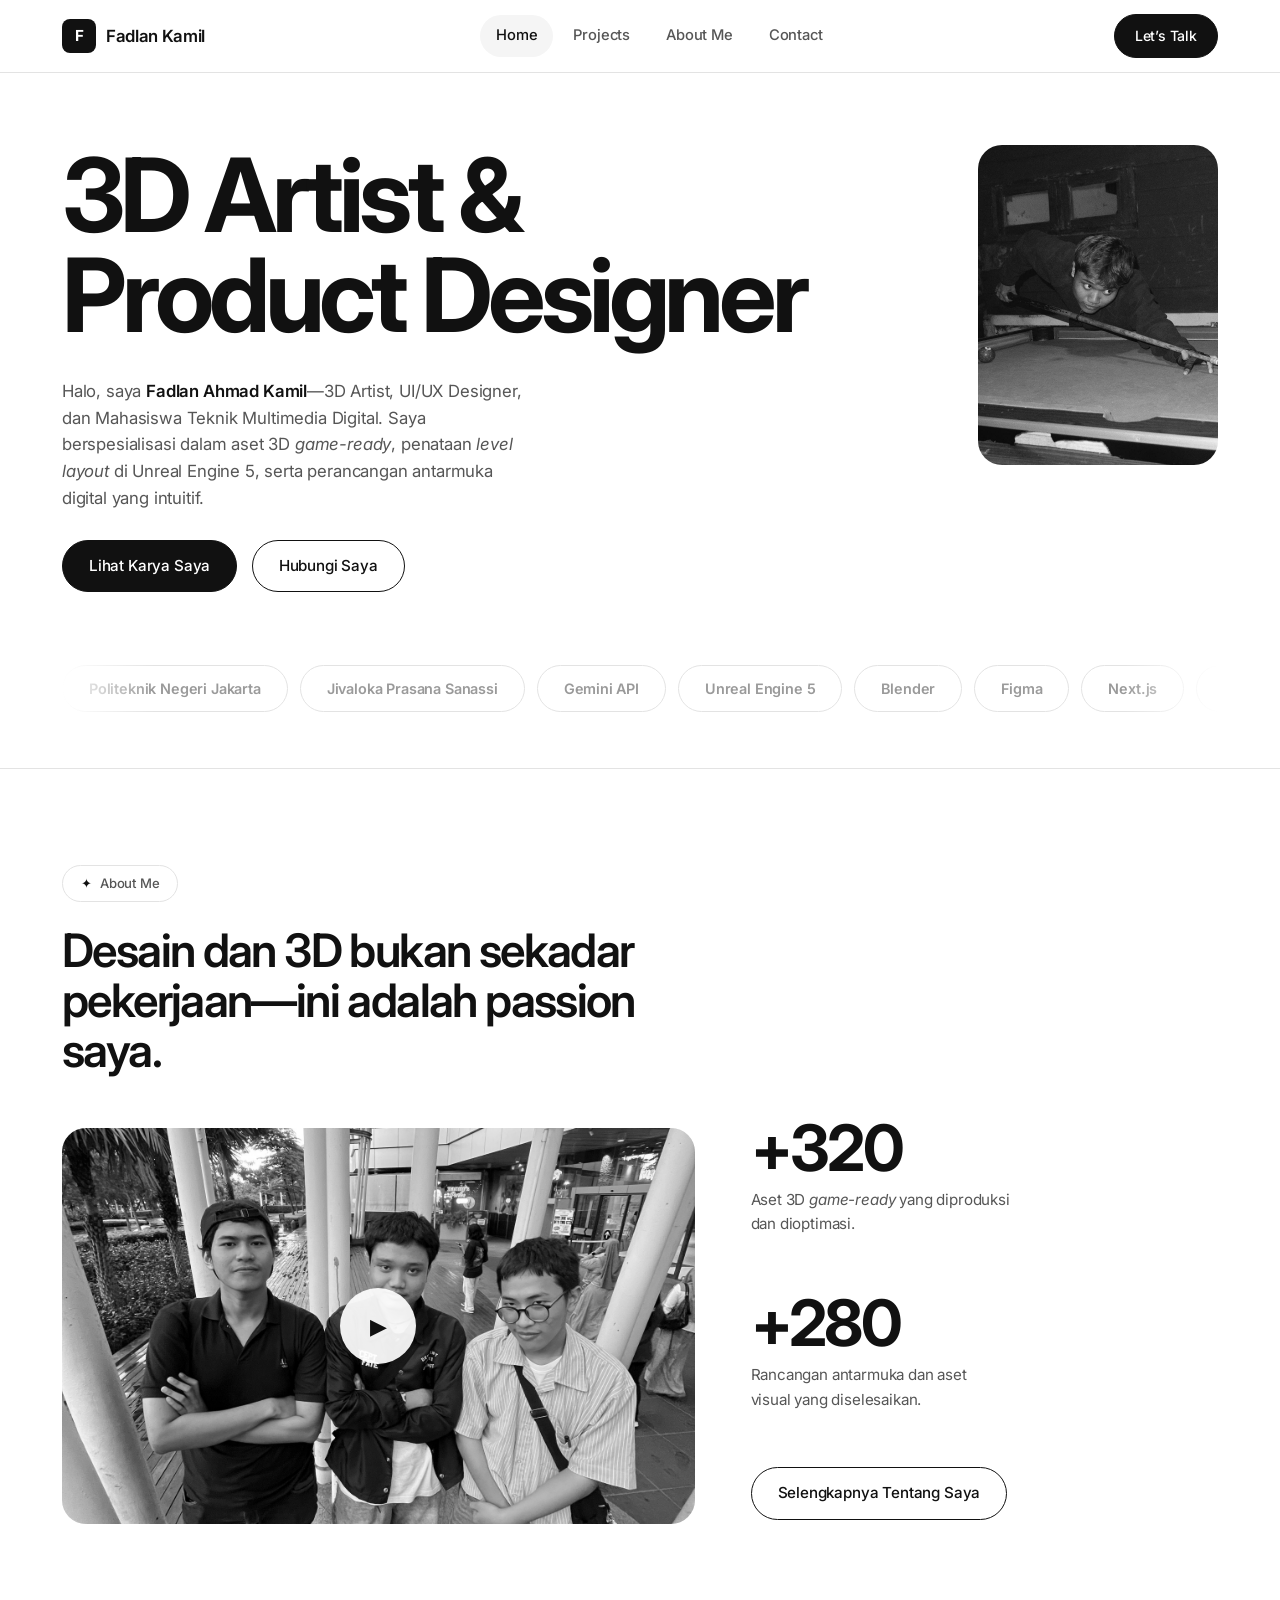
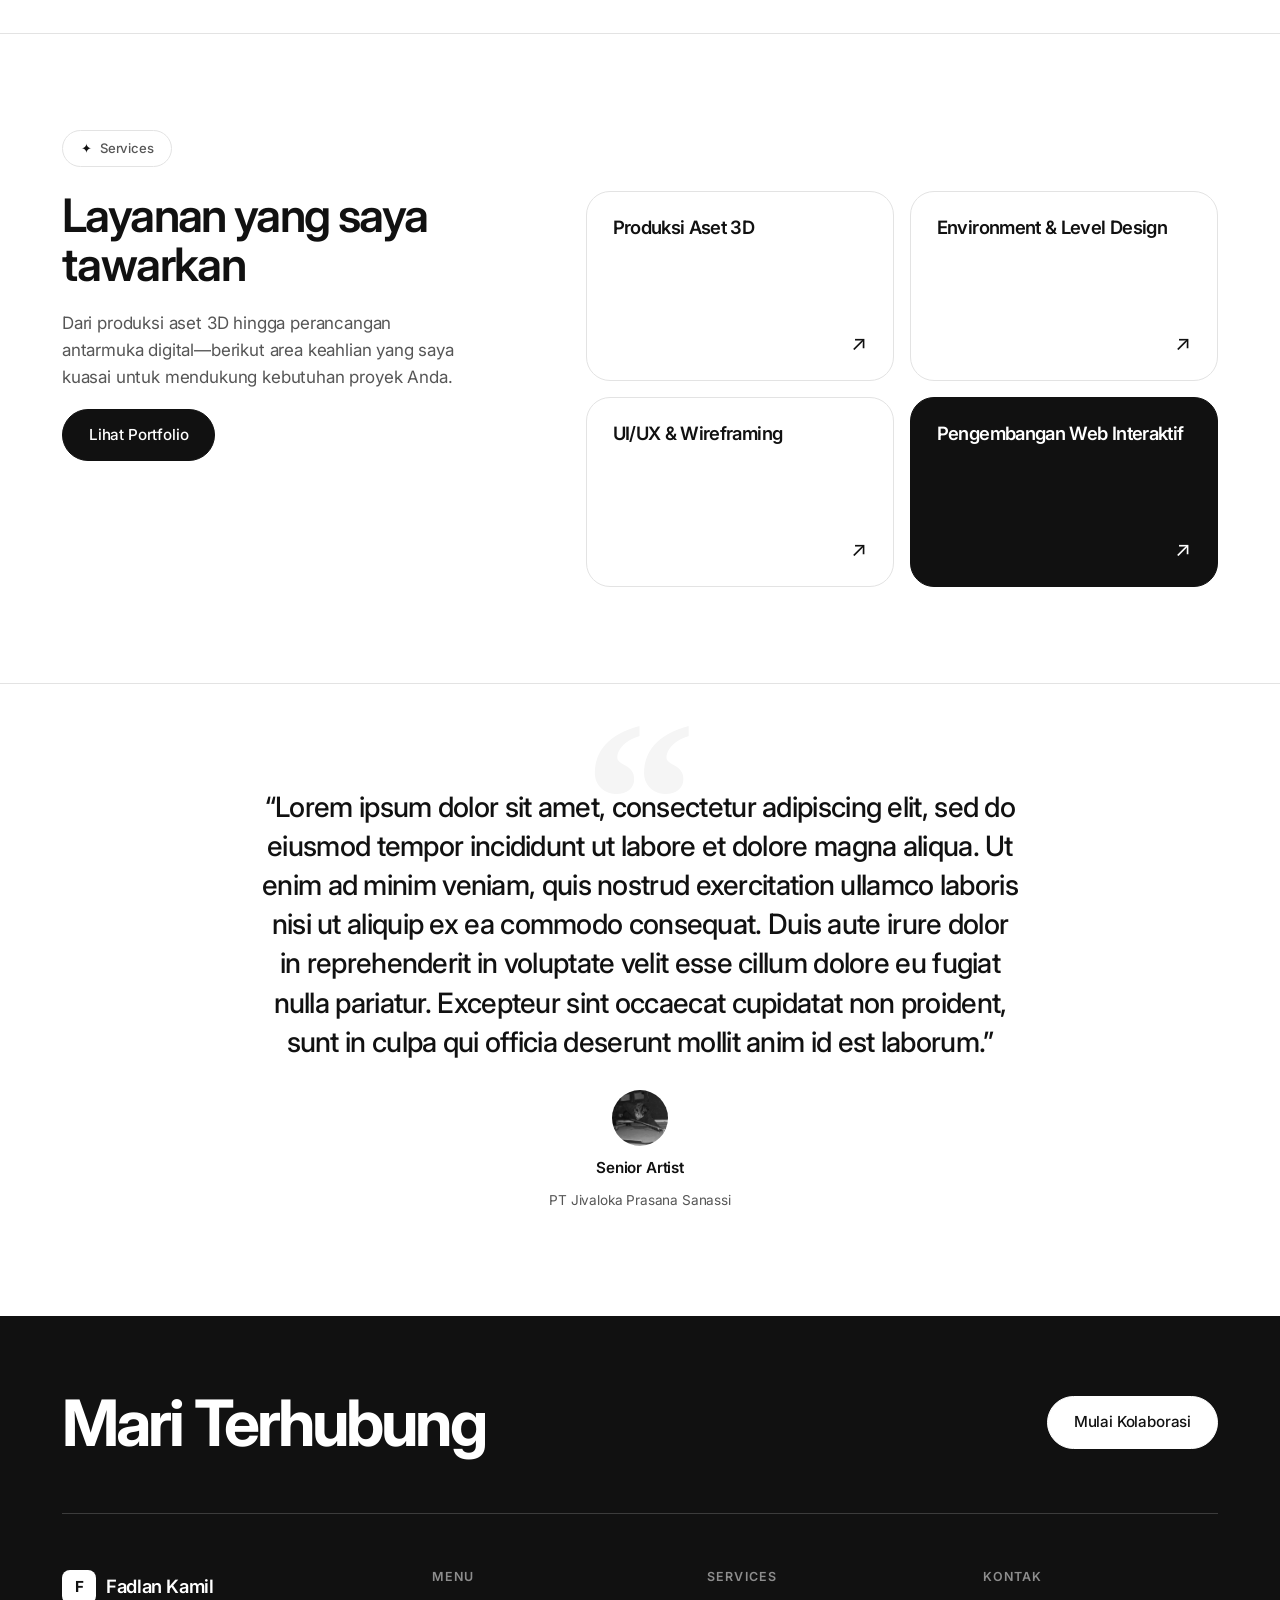
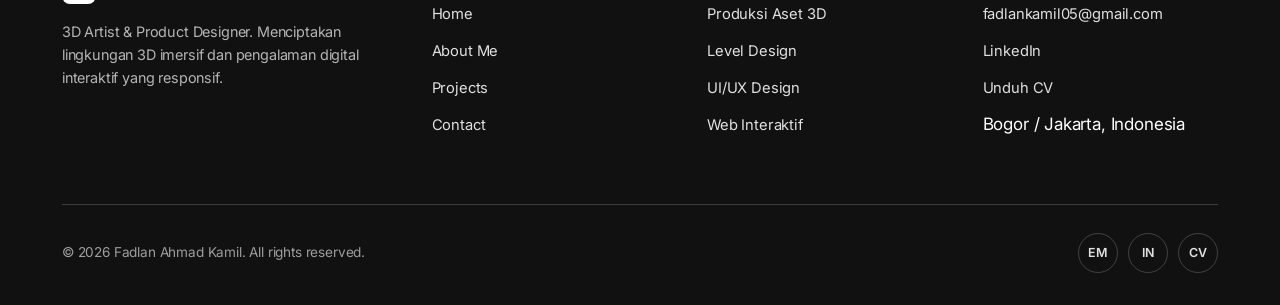
<file: index.html>
<!DOCTYPE html>
<html lang="id">

<head>
    <meta charset="UTF-8">
    <meta name="viewport" content="width=device-width, initial-scale=1.0">
    <meta name="description"
        content="Portofolio Fadlan Ahmad Kamil - 3D Artist, UI/UX Designer, dan Mahasiswa Teknik Multimedia Digital. Spesialis aset 3D game-ready dan level layout Unreal Engine 5.">
    <title>Fadlan Ahmad Kamil &mdash; 3D Artist &amp; Product Designer</title>
    <link rel="preconnect" href="https://fonts.googleapis.com">
    <link rel="preconnect" href="https://fonts.gstatic.com" crossorigin>
    <link href="https://fonts.googleapis.com/css2?family=Inter:wght@400;500;600;700&display=swap" rel="stylesheet">
    <link rel="stylesheet" href="CSS/style.css">
</head>

<body>

    <!-- ==================== Header / Navigasi ==================== -->
    <header class="site-header">
        <div class="container">
            <a class="brand" href="index.html">
                <span class="brand-mark">F</span>
                <span>Fadlan Kamil</span>
            </a>

            <nav class="main-nav" aria-label="Navigasi utama">
                <ul>
                    <li><a href="index.html" class="active" aria-current="page">Home</a></li>
                    <li><a href="projects.html">Projects</a></li>
                    <li><a href="about.html">About Me</a></li>
                    <li><a href="contact.html">Contact</a></li>
                </ul>
            </nav>

            <a class="btn btn--sm" href="contact.html">Let&rsquo;s Talk</a>
        </div>
    </header>

    <main>

        <!-- ==================== Hero ==================== -->
        <section class="hero">
            <div class="container">
                <div class="hero-top">
                    <div>
                        <h1 class="display">3D Artist &amp;<br>Product Designer</h1>
                        <p class="hero-desc">
                            Halo, saya <strong>Fadlan Ahmad Kamil</strong>&mdash;3D Artist, UI/UX Designer, dan
                            Mahasiswa Teknik Multimedia Digital. Saya berspesialisasi dalam aset 3D
                            <em>game-ready</em>, penataan <em>level layout</em> di Unreal Engine 5, serta
                            perancangan antarmuka digital yang intuitif.
                        </p>

                        <p class="actions-row">
                            <a class="btn" href="projects.html">Lihat Karya Saya</a>
                            &nbsp;
                            <a class="btn btn--ghost" href="contact.html">Hubungi Saya</a>
                        </p>
                    </div>

                    <img class="hero-photo" src="image/fadlan.jpeg" alt="Foto Fadlan Ahmad Kamil" width="240"
                        height="320">
                </div>

                <!-- Marquee klien / kolaborator -->
                <div class="marquee" aria-label="Klien dan kolaborator">
                    <div class="marquee-track">
                        <span class="client-pill">Politeknik Negeri Jakarta</span>
                        <span class="client-pill">Jivaloka Prasana Sanassi</span>
                        <span class="client-pill">Gemini API</span>
                        <span class="client-pill">Unreal Engine 5</span>
                        <span class="client-pill">Blender</span>
                        <span class="client-pill">Figma</span>
                        <span class="client-pill">Next.js</span>
                        <span class="client-pill">Adobe Illustrator</span>
                        <span class="client-pill">Politeknik Negeri Jakarta</span>
                        <span class="client-pill">Jivaloka Prasana Sanassi</span>
                        <span class="client-pill">Gemini API</span>
                        <span class="client-pill">Unreal Engine 5</span>
                        <span class="client-pill">Blender</span>
                        <span class="client-pill">Figma</span>
                        <span class="client-pill">Next.js</span>
                        <span class="client-pill">Adobe Illustrator</span>
                    </div>
                </div>
            </div>
        </section>

        <hr class="divider">

        <!-- ==================== About Singkat ==================== -->
        <section class="section">
            <div class="container">
                <span class="label-pill"><span class="spark">&#10022;</span> About Me</span>

                <h2 class="heading-section">
                    Desain dan 3D bukan sekadar pekerjaan&mdash;ini adalah passion saya.
                </h2>

                <div class="about-grid">
                    <div class="media-frame">
                        <img src="image/Foto.jpeg" alt="Fadlan Ahmad Kamil sedang bekerja">
                        <button class="play-btn" type="button" aria-label="Putar showreel">&#9654;</button>
                    </div>

                    <div class="stats">
                        <div class="stat">
                            <div class="stat-value">+320</div>
                            <p class="stat-desc">Aset 3D <em>game-ready</em> yang diproduksi dan dioptimasi.</p>
                        </div>
                        <div class="stat">
                            <div class="stat-value">+280</div>
                            <p class="stat-desc">Rancangan antarmuka dan aset visual yang diselesaikan.</p>
                        </div>
                        <p>
                            <a class="btn btn--ghost" href="about.html">Selengkapnya Tentang Saya</a>
                        </p>
                    </div>
                </div>
            </div>
        </section>

        <hr class="divider">

        <!-- ==================== Services ==================== -->
        <section class="section">
            <div class="container">
                <span class="label-pill"><span class="spark">&#10022;</span> Services</span>

                <div class="services-grid">
                    <div class="services-intro">
                        <h2 class="heading-section">Layanan yang saya tawarkan</h2>
                        <p>Dari produksi aset 3D hingga perancangan antarmuka digital&mdash;berikut area keahlian
                            yang saya kuasai untuk mendukung kebutuhan proyek Anda.</p>
                        <a class="btn" href="projects.html">Lihat Portfolio</a>
                    </div>

                    <div class="services-cards">
                        <article class="service-card">
                            <h3>Produksi Aset 3D</h3>
                            <span class="arrow" aria-hidden="true">&#8599;</span>
                        </article>

                        <article class="service-card">
                            <h3>Environment &amp; Level Design</h3>
                            <span class="arrow" aria-hidden="true">&#8599;</span>
                        </article>

                        <article class="service-card">
                            <h3>UI/UX &amp; Wireframing</h3>
                            <span class="arrow" aria-hidden="true">&#8599;</span>
                        </article>

                        <article class="service-card service-card--dark">
                            <h3>Pengembangan Web Interaktif</h3>
                            <span class="arrow" aria-hidden="true">&#8599;</span>
                        </article>
                    </div>
                </div>
            </div>
        </section>

        <hr class="divider">

        <!-- ==================== Testimonial ==================== -->
        <section class="section section--tight">
            <div class="container">
                <div class="testimonial">
                    <blockquote>
                        &ldquo;Lorem ipsum dolor sit amet, consectetur adipiscing elit, sed do eiusmod tempor incididunt ut labore et dolore magna aliqua. Ut enim ad minim veniam, quis nostrud exercitation ullamco laboris nisi ut aliquip ex ea commodo consequat. Duis aute irure dolor in reprehenderit in voluptate velit esse cillum dolore eu fugiat nulla pariatur. Excepteur sint occaecat cupidatat non proident, sunt in culpa qui officia deserunt mollit anim id est laborum.&rdquo;
                    </blockquote>

                    <div class="testimonial-author">
                        <img src="image/fadlan.jpeg" alt="Foto pemberi testimoni">
                        <span class="name">Senior Artist</span>
                        <span class="role">PT Jivaloka Prasana Sanassi</span>
                    </div>
                </div>
            </div>
        </section>

    </main>

    <!-- ==================== Footer / CTA ==================== -->
    <footer class="site-footer">
        <div class="container">

            <div class="cta-row">
                <h2 class="cta-title">Mari Terhubung</h2>
                <a class="btn" href="contact.html">Mulai Kolaborasi</a>
            </div>

            <div class="footer-columns">
                <div class="footer-brand">
                    <a class="brand" href="index.html">
                        <span class="brand-mark">F</span>
                        <span>Fadlan Kamil</span>
                    </a>
                    <p>3D Artist &amp; Product Designer. Menciptakan lingkungan 3D imersif dan pengalaman digital
                        interaktif yang responsif.</p>
                </div>

                <div class="footer-col">
                    <h4>Menu</h4>
                    <ul>
                        <li><a href="index.html">Home</a></li>
                        <li><a href="about.html">About Me</a></li>
                        <li><a href="projects.html">Projects</a></li>
                        <li><a href="contact.html">Contact</a></li>
                    </ul>
                </div>

                <div class="footer-col">
                    <h4>Services</h4>
                    <ul>
                        <li><a href="projects.html">Produksi Aset 3D</a></li>
                        <li><a href="projects.html">Level Design</a></li>
                        <li><a href="projects.html">UI/UX Design</a></li>
                        <li><a href="projects.html">Web Interaktif</a></li>
                    </ul>
                </div>

                <div class="footer-col">
                    <h4>Kontak</h4>
                    <ul>
                        <li><a href="mailto:fadlankamil05@gmail.com">fadlankamil05@gmail.com</a></li>
                        <li><a href="https://linkedin.com/in/fadlan-ahmad-b59232240" target="_blank"
                                rel="noopener">LinkedIn</a></li>
                        <li><a href="CV/CV_Fadlan.pdf" download>Unduh CV</a></li>
                        <li>Bogor / Jakarta, Indonesia</li>
                    </ul>
                </div>
            </div>

            <div class="footer-bottom">
                <span>&copy; 2026 Fadlan Ahmad Kamil. All rights reserved.</span>

                <div class="socials">
                    <a href="mailto:fadlankamil05@gmail.com" aria-label="Email">EM</a>
                    <a href="https://linkedin.com/in/fadlan-ahmad-b59232240" target="_blank" rel="noopener"
                        aria-label="LinkedIn">IN</a>
                    <a href="CV/CV_Fadlan.pdf" target="_blank" rel="noopener" aria-label="Curriculum Vitae">CV</a>
                </div>
            </div>

        </div>
    </footer>

</body>

</html>
</file>
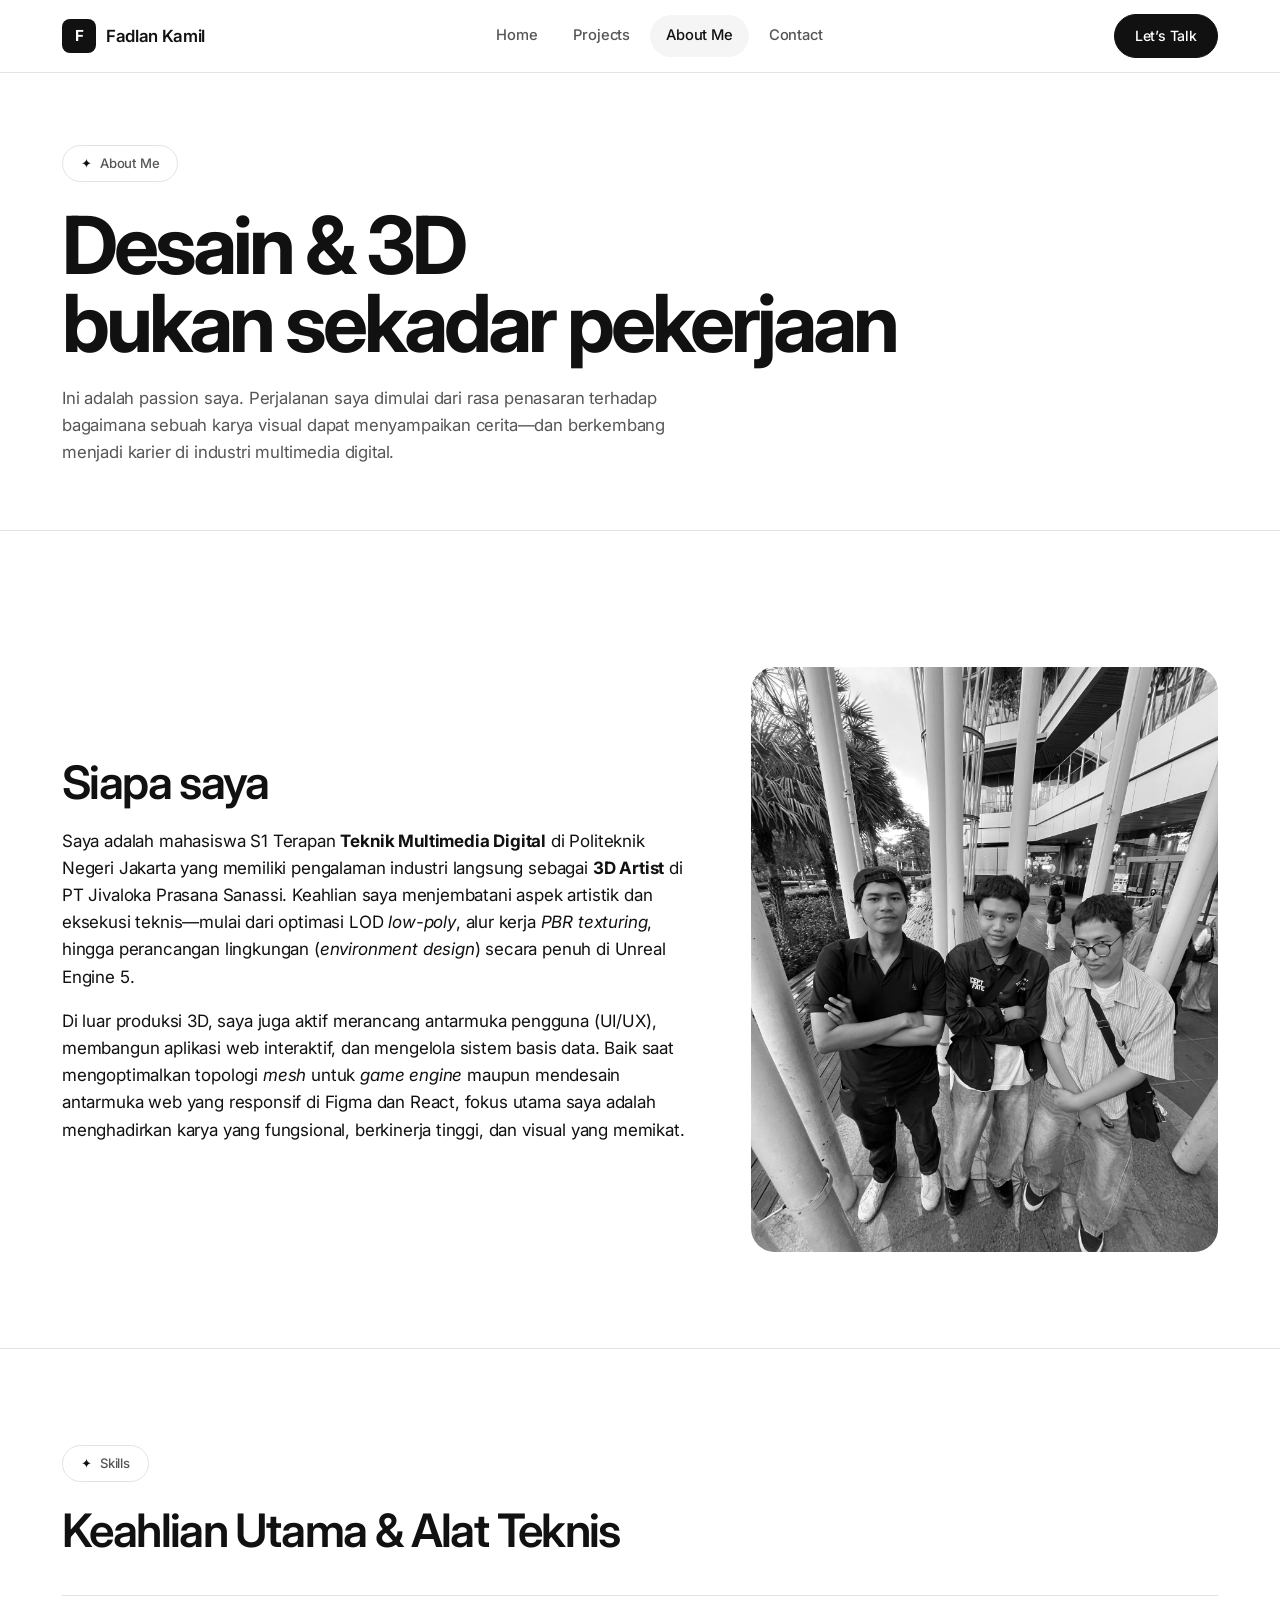
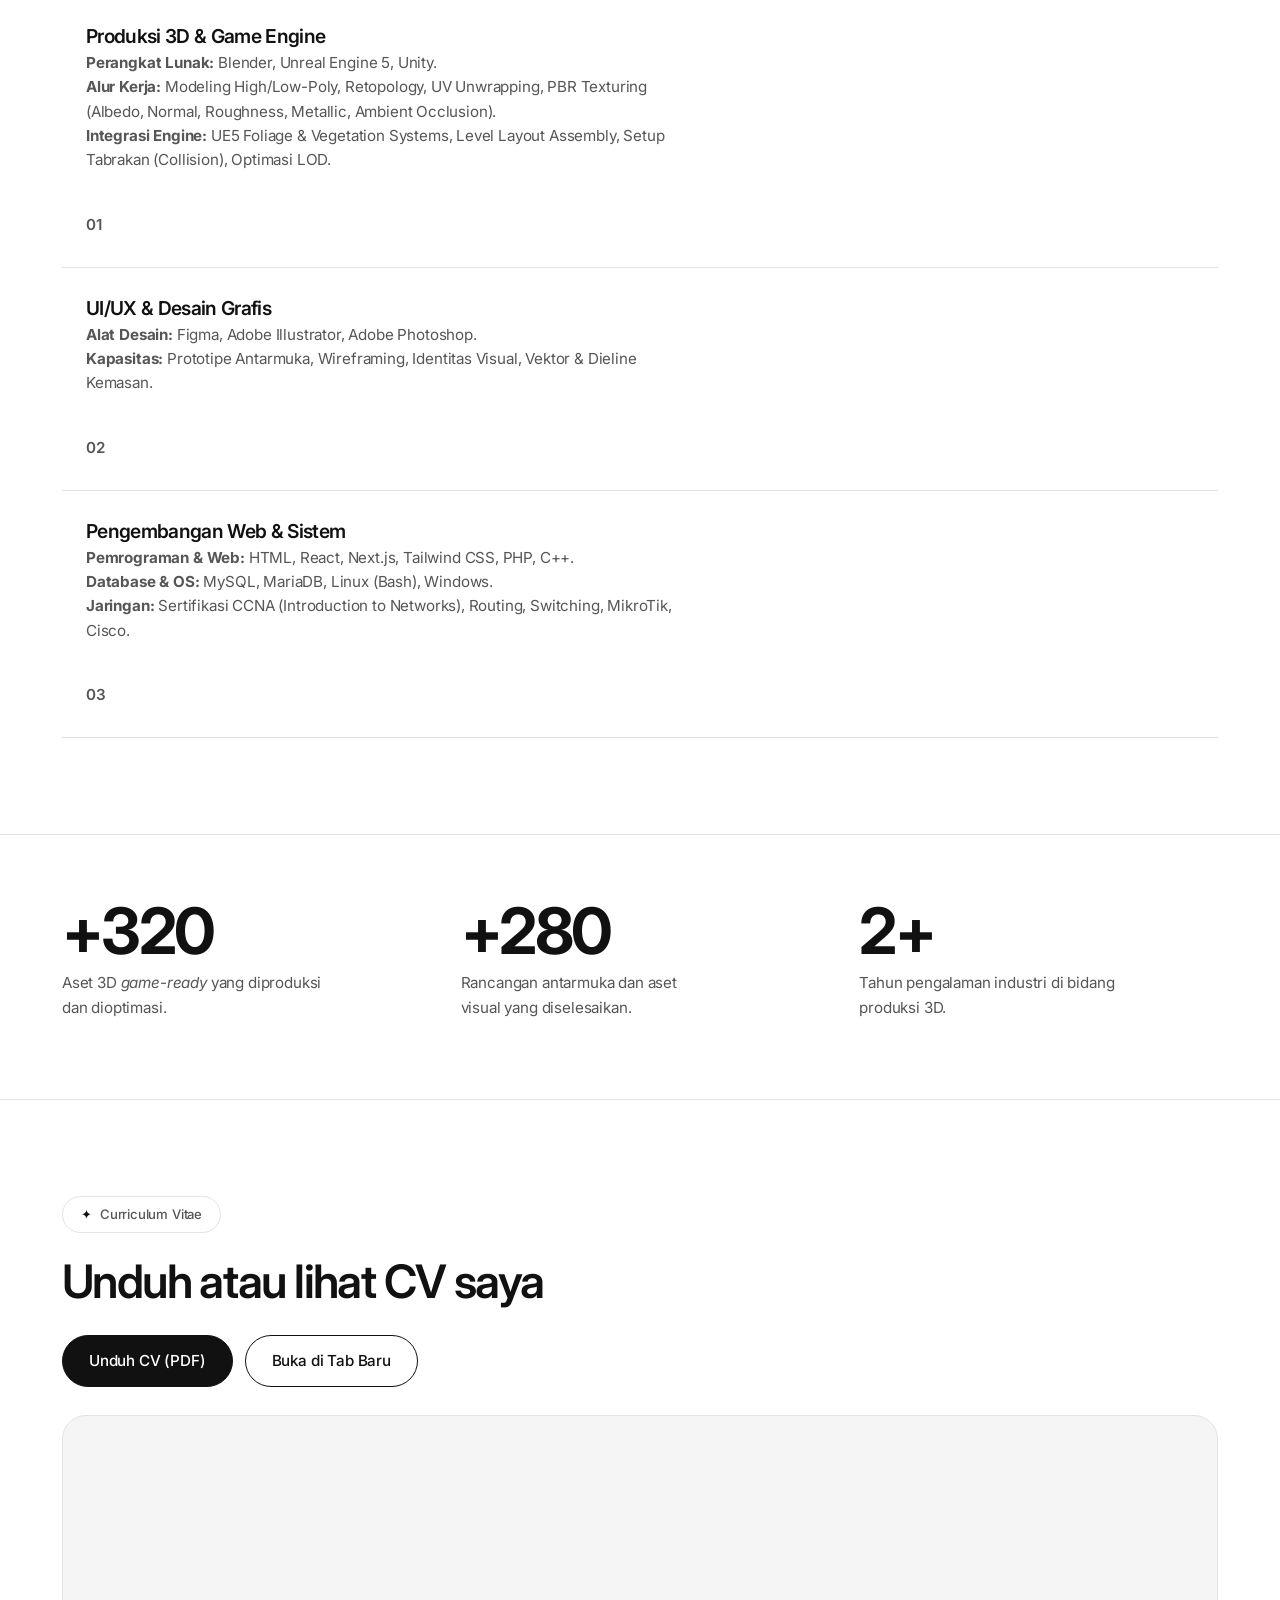
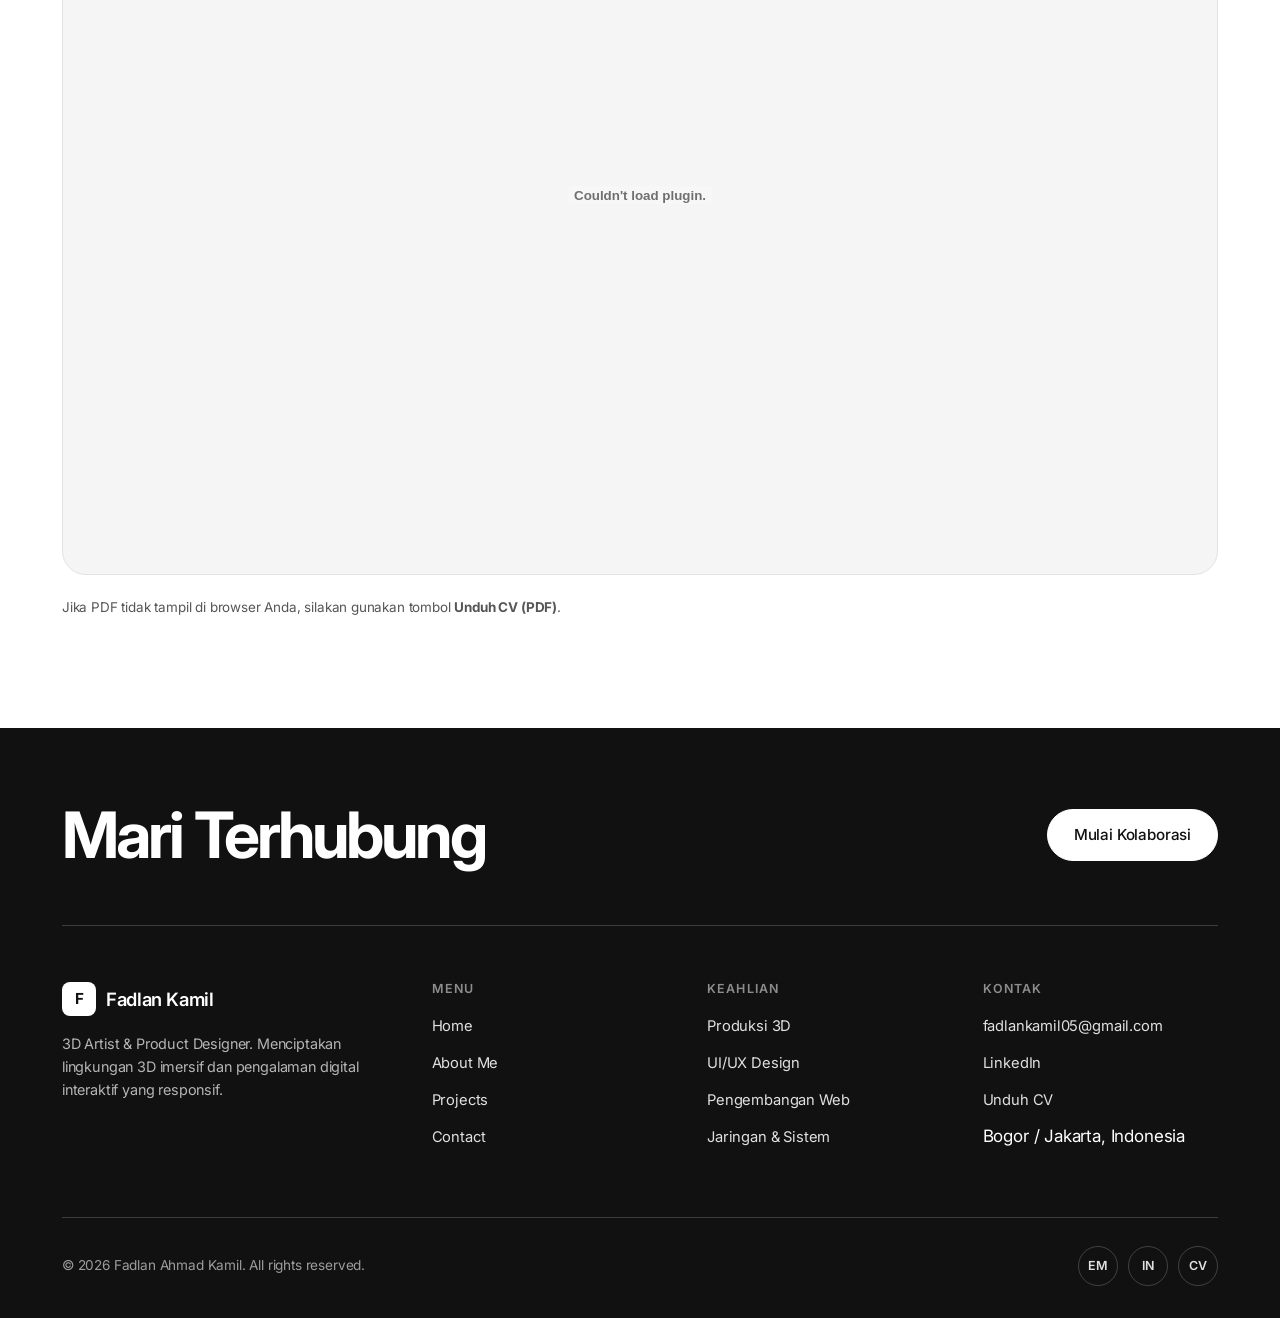
<file: about.html>
<!DOCTYPE html>
<html lang="id">

<head>
    <meta charset="UTF-8">
    <meta name="viewport" content="width=device-width, initial-scale=1.0">
    <meta name="description"
        content="Tentang Fadlan Ahmad Kamil - 3D Artist di PT Jivaloka Prasana Sanassi, mahasiswa Teknik Multimedia Digital Politeknik Negeri Jakarta.">
    <title>About Me &mdash; Fadlan Ahmad Kamil</title>
    <link rel="preconnect" href="https://fonts.googleapis.com">
    <link rel="preconnect" href="https://fonts.gstatic.com" crossorigin>
    <link href="https://fonts.googleapis.com/css2?family=Inter:wght@400;500;600;700&display=swap" rel="stylesheet">
    <link rel="stylesheet" href="CSS/style.css">
</head>

<body>

    <!-- ==================== Header / Navigasi ==================== -->
    <header class="site-header">
        <div class="container">
            <a class="brand" href="index.html">
                <span class="brand-mark">F</span>
                <span>Fadlan Kamil</span>
            </a>

            <nav class="main-nav" aria-label="Navigasi utama">
                <ul>
                    <li><a href="index.html">Home</a></li>
                    <li><a href="projects.html">Projects</a></li>
                    <li><a href="about.html" class="active" aria-current="page">About Me</a></li>
                    <li><a href="contact.html">Contact</a></li>
                </ul>
            </nav>

            <a class="btn btn--sm" href="contact.html">Let&rsquo;s Talk</a>
        </div>
    </header>

    <main>

        <!-- ==================== Page Hero ==================== -->
        <section class="page-hero">
            <div class="container">
                <span class="label-pill"><span class="spark">&#10022;</span> About Me</span>
                <h1 class="display">Desain &amp; 3D<br>bukan sekadar pekerjaan</h1>
                <p class="page-intro">
                    Ini adalah passion saya. Perjalanan saya dimulai dari rasa penasaran terhadap bagaimana sebuah
                    karya visual dapat menyampaikan cerita&mdash;dan berkembang menjadi karier di industri
                    multimedia digital.
                </p>
            </div>
        </section>

        <!-- ==================== Biografi + Foto ==================== -->
        <section class="section">
            <div class="container">
                <div class="about-grid">
                    <div>
                        <h2 class="heading-section">Siapa saya</h2>
                        <p class="lead">Saya adalah mahasiswa S1 Terapan <strong>Teknik Multimedia
                                Digital</strong> di Politeknik Negeri Jakarta yang memiliki pengalaman industri
                            langsung sebagai <strong>3D Artist</strong> di PT Jivaloka Prasana Sanassi. Keahlian
                            saya menjembatani aspek artistik dan eksekusi teknis&mdash;mulai dari optimasi LOD
                            <em>low-poly</em>, alur kerja <em>PBR texturing</em>, hingga perancangan lingkungan
                            (<em>environment design</em>) secara penuh di Unreal Engine 5.</p>

                        <p>Di luar produksi 3D, saya juga aktif merancang antarmuka pengguna (UI/UX), membangun
                            aplikasi web interaktif, dan mengelola sistem basis data. Baik saat mengoptimalkan
                            topologi <em>mesh</em> untuk <em>game engine</em> maupun mendesain antarmuka web yang
                            responsif di Figma dan React, fokus utama saya adalah menghadirkan karya yang
                            fungsional, berkinerja tinggi, dan visual yang memikat.</p>
                    </div>

                    <div class="media-frame media-frame--portrait">
                        <img src="image/Foto.jpeg" alt="Foto Fadlan Ahmad Kamil">
                    </div>
                </div>
            </div>
        </section>

        <hr class="divider">

        <!-- ==================== Keahlian ==================== -->
        <section class="section">
            <div class="container">
                <span class="label-pill"><span class="spark">&#10022;</span> Skills</span>
                <h2 class="heading-section">Keahlian Utama &amp; Alat Teknis</h2>

                <ul class="exp-list exp-list--stack">
                    <li class="exp-row">
                        <div>
                            <h3>Produksi 3D &amp; Game Engine</h3>
                            <p class="exp-desc"><strong>Perangkat Lunak:</strong> Blender, Unreal Engine 5,
                                Unity. <br><strong>Alur Kerja:</strong> Modeling High/Low-Poly, Retopology, UV
                                Unwrapping, PBR Texturing (Albedo, Normal, Roughness, Metallic, Ambient
                                Occlusion). <br><strong>Integrasi Engine:</strong> UE5 Foliage &amp; Vegetation
                                Systems, Level Layout Assembly, Setup Tabrakan (Collision), Optimasi LOD.</p>
                        </div>
                        <span class="exp-year">01</span>
                    </li>

                    <li class="exp-row">
                        <div>
                            <h3>UI/UX &amp; Desain Grafis</h3>
                            <p class="exp-desc"><strong>Alat Desain:</strong> Figma, Adobe Illustrator, Adobe
                                Photoshop. <br><strong>Kapasitas:</strong> Prototipe Antarmuka, Wireframing,
                                Identitas Visual, Vektor &amp; Dieline Kemasan.</p>
                        </div>
                        <span class="exp-year">02</span>
                    </li>

                    <li class="exp-row">
                        <div>
                            <h3>Pengembangan Web &amp; Sistem</h3>
                            <p class="exp-desc"><strong>Pemrograman &amp; Web:</strong> HTML, React, Next.js,
                                Tailwind CSS, PHP, C++. <br><strong>Database &amp; OS:</strong> MySQL, MariaDB,
                                Linux (Bash), Windows. <br><strong>Jaringan:</strong> Sertifikasi CCNA (Introduction
                                to Networks), Routing, Switching, MikroTik, Cisco.</p>
                        </div>
                        <span class="exp-year">03</span>
                    </li>
                </ul>
            </div>
        </section>

        <hr class="divider">

        <!-- ==================== Pencapaian ==================== -->
        <section class="section section--tight">
            <div class="container">
                <div class="stats stats--auto">
                    <div class="stat">
                        <div class="stat-value">+320</div>
                        <p class="stat-desc">Aset 3D <em>game-ready</em> yang diproduksi dan dioptimasi.</p>
                    </div>
                    <div class="stat">
                        <div class="stat-value">+280</div>
                        <p class="stat-desc">Rancangan antarmuka dan aset visual yang diselesaikan.</p>
                    </div>
                    <div class="stat">
                        <div class="stat-value">2+</div>
                        <p class="stat-desc">Tahun pengalaman industri di bidang produksi 3D.</p>
                    </div>
                </div>
            </div>
        </section>

        <hr class="divider">

        <!-- ==================== CV ==================== -->
        <section class="section">
            <div class="container">
                <span class="label-pill"><span class="spark">&#10022;</span> Curriculum Vitae</span>
                <h2 class="heading-section">Unduh atau lihat CV saya</h2>

                <div class="cv-actions">
                    <a class="btn" href="CV/CV_Fadlan.pdf" download>Unduh CV (PDF)</a>
                    <a class="btn btn--ghost" href="CV/CV_Fadlan.pdf" target="_blank" rel="noopener">Buka di Tab Baru</a>
                </div>

                <embed class="cv-frame" src="CV/CV_Fadlan.pdf" type="application/pdf" title="CV Fadlan Ahmad Kamil">

                <p class="contact-note">
                    Jika PDF tidak tampil di browser Anda, silakan gunakan tombol <strong>Unduh CV (PDF)</strong>.
                </p>
            </div>
        </section>

    </main>

    <!-- ==================== Footer / CTA ==================== -->
    <footer class="site-footer">
        <div class="container">

            <div class="cta-row">
                <h2 class="cta-title">Mari Terhubung</h2>
                <a class="btn" href="contact.html">Mulai Kolaborasi</a>
            </div>

            <div class="footer-columns">
                <div class="footer-brand">
                    <a class="brand" href="index.html">
                        <span class="brand-mark">F</span>
                        <span>Fadlan Kamil</span>
                    </a>
                    <p>3D Artist &amp; Product Designer. Menciptakan lingkungan 3D imersif dan pengalaman digital
                        interaktif yang responsif.</p>
                </div>

                <div class="footer-col">
                    <h4>Menu</h4>
                    <ul>
                        <li><a href="index.html">Home</a></li>
                        <li><a href="about.html">About Me</a></li>
                        <li><a href="projects.html">Projects</a></li>
                        <li><a href="contact.html">Contact</a></li>
                    </ul>
                </div>

                <div class="footer-col">
                    <h4>Keahlian</h4>
                    <ul>
                        <li><a href="about.html">Produksi 3D</a></li>
                        <li><a href="about.html">UI/UX Design</a></li>
                        <li><a href="about.html">Pengembangan Web</a></li>
                        <li><a href="about.html">Jaringan &amp; Sistem</a></li>
                    </ul>
                </div>

                <div class="footer-col">
                    <h4>Kontak</h4>
                    <ul>
                        <li><a href="mailto:fadlankamil05@gmail.com">fadlankamil05@gmail.com</a></li>
                        <li><a href="https://linkedin.com/in/fadlan-ahmad-b59232240" target="_blank"
                                rel="noopener">LinkedIn</a></li>
                        <li><a href="CV/CV_Fadlan.pdf" download>Unduh CV</a></li>
                        <li>Bogor / Jakarta, Indonesia</li>
                    </ul>
                </div>
            </div>

            <div class="footer-bottom">
                <span>&copy; 2026 Fadlan Ahmad Kamil. All rights reserved.</span>

                <div class="socials">
                    <a href="mailto:fadlankamil05@gmail.com" aria-label="Email">EM</a>
                    <a href="https://linkedin.com/in/fadlan-ahmad-b59232240" target="_blank" rel="noopener"
                        aria-label="LinkedIn">IN</a>
                    <a href="CV/CV_Fadlan.pdf" target="_blank" rel="noopener" aria-label="Curriculum Vitae">CV</a>
                </div>
            </div>

        </div>
    </footer>

</body>

</html>
</file>
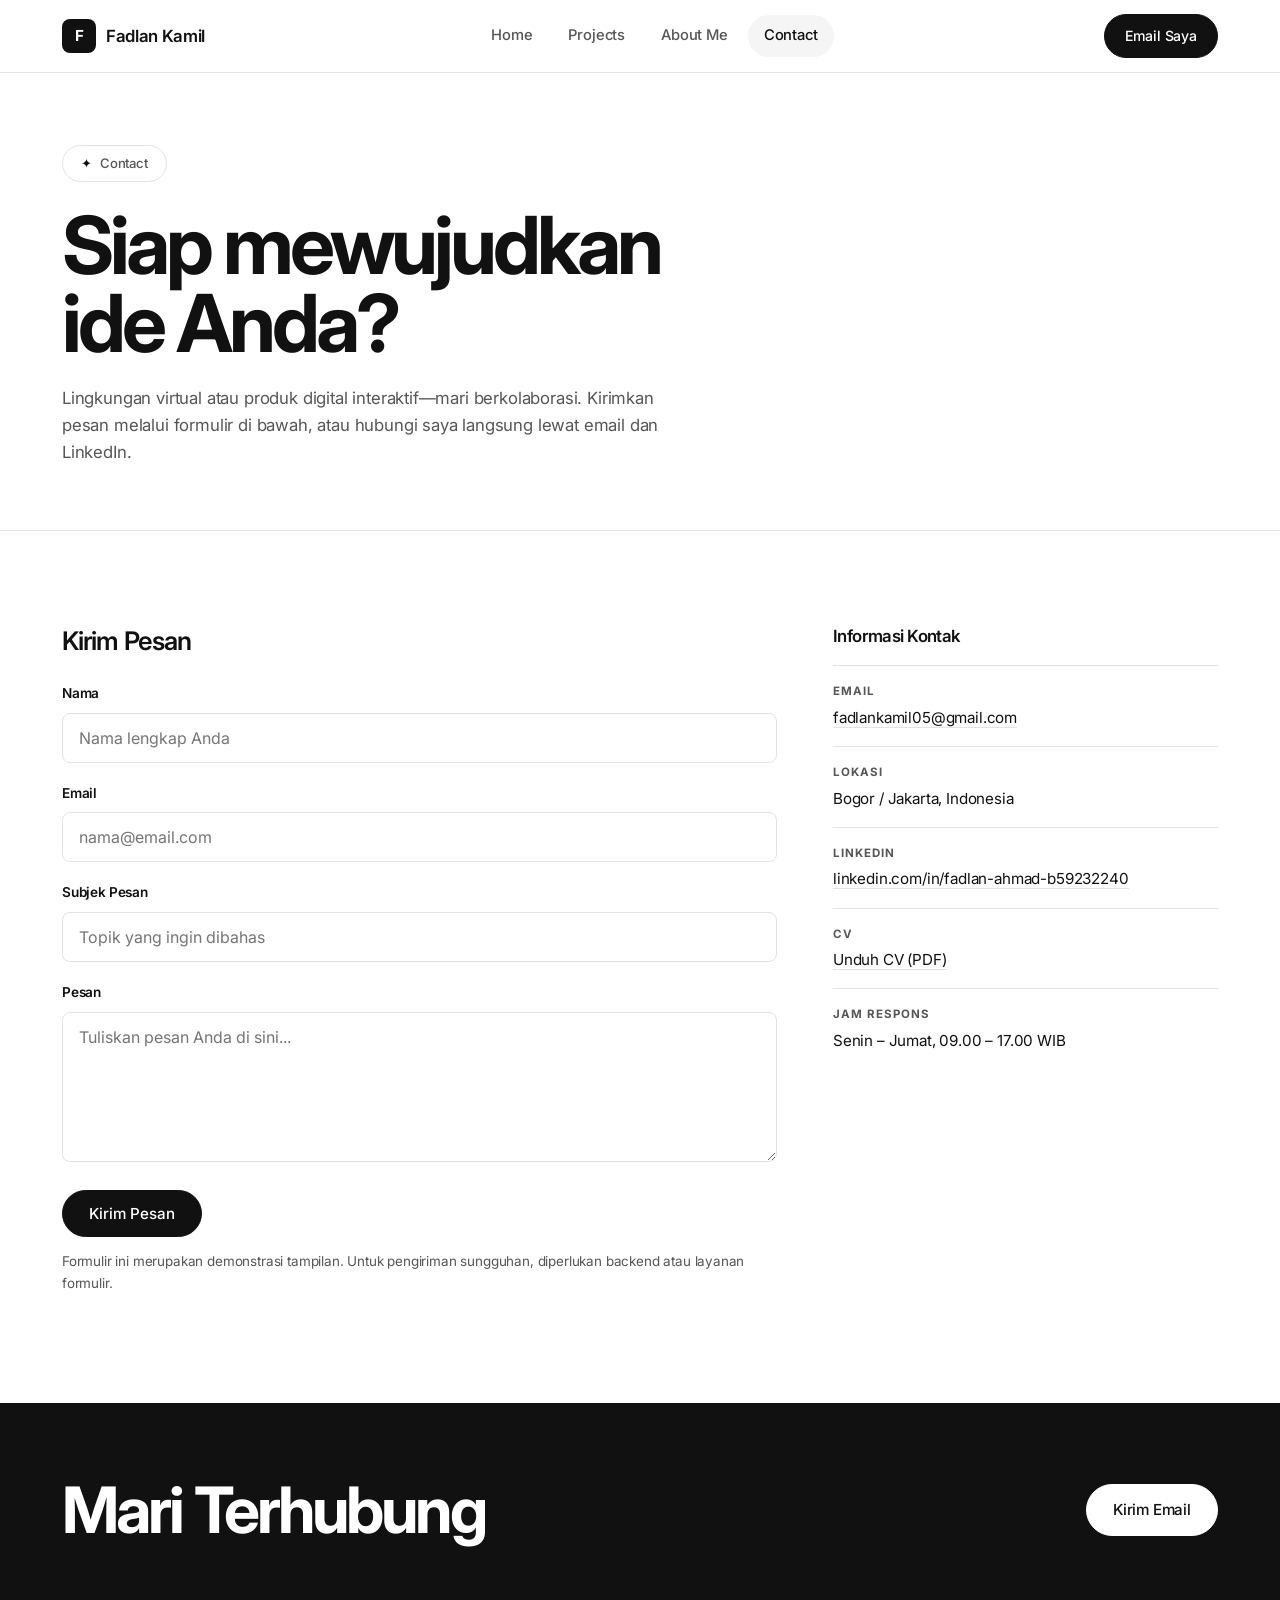
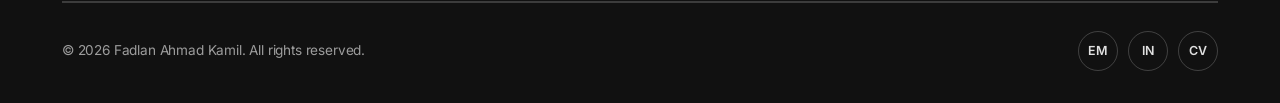
<file: contact.html>
<!DOCTYPE html>
<html lang="id">

<head>
    <meta charset="UTF-8">
    <meta name="viewport" content="width=device-width, initial-scale=1.0">
    <meta name="description"
        content="Hubungi Fadlan Ahmad Kamil - 3D Artist & Product Designer. Email, LinkedIn, dan lokasi.">
    <title>Contact &mdash; Fadlan Ahmad Kamil</title>
    <link rel="preconnect" href="https://fonts.googleapis.com">
    <link rel="preconnect" href="https://fonts.gstatic.com" crossorigin>
    <link href="https://fonts.googleapis.com/css2?family=Inter:wght@400;500;600;700&display=swap" rel="stylesheet">
    <link rel="stylesheet" href="CSS/style.css">
</head>

<body>

    <!-- ==================== Header / Navigasi ==================== -->
    <header class="site-header">
        <div class="container">
            <a class="brand" href="index.html">
                <span class="brand-mark">F</span>
                <span>Fadlan Kamil</span>
            </a>

            <nav class="main-nav" aria-label="Navigasi utama">
                <ul>
                    <li><a href="index.html">Home</a></li>
                    <li><a href="projects.html">Projects</a></li>
                    <li><a href="about.html">About Me</a></li>
                    <li><a href="contact.html" class="active" aria-current="page">Contact</a></li>
                </ul>
            </nav>

            <a class="btn btn--sm" href="mailto:fadlankamil05@gmail.com">Email Saya</a>
        </div>
    </header>

    <main>

        <!-- ==================== Page Hero ==================== -->
        <section class="page-hero">
            <div class="container">
                <span class="label-pill"><span class="spark">&#10022;</span> Contact</span>
                <h1 class="display">Siap mewujudkan<br>ide Anda?</h1>
                <p class="page-intro">
                    Lingkungan virtual atau produk digital interaktif&mdash;mari berkolaborasi. Kirimkan pesan
                    melalui formulir di bawah, atau hubungi saya langsung lewat email dan LinkedIn.
                </p>
            </div>
        </section>

        <!-- ==================== Form + Info ==================== -->
        <section class="section">
            <div class="container">
                <div class="contact-layout">

                    <!-- Kolom Form -->
                    <div class="contact-form">
                        <h2 class="heading-section heading-sm">Kirim Pesan</h2>

                        <form action="#" method="post">
                            <div class="field">
                                <label for="nama">Nama</label>
                                <input type="text" id="nama" name="nama" placeholder="Nama lengkap Anda" required>
                            </div>

                            <div class="field">
                                <label for="email">Email</label>
                                <input type="email" id="email" name="email" placeholder="nama@email.com" required>
                            </div>

                            <div class="field">
                                <label for="subjek">Subjek Pesan</label>
                                <input type="text" id="subjek" name="subjek" placeholder="Topik yang ingin dibahas">
                            </div>

                            <div class="field">
                                <label for="pesan">Pesan</label>
                                <textarea id="pesan" name="pesan" rows="6"
                                    placeholder="Tuliskan pesan Anda di sini..." required></textarea>
                            </div>

                            <button type="submit" class="btn">Kirim Pesan</button>

                            <p class="contact-note">
                                Formulir ini merupakan demonstrasi tampilan. Untuk pengiriman sungguhan, diperlukan
                                backend atau layanan formulir.
                            </p>
                        </form>
                    </div>

                    <!-- Kolom Info Kontak -->
                    <aside class="contact-info">
                        <h3>Informasi Kontak</h3>
                        <ul>
                            <li>
                                <span class="label">Email</span>
                                <a href="mailto:fadlankamil05@gmail.com">fadlankamil05@gmail.com</a>
                            </li>
                            <li>
                                <span class="label">Lokasi</span>
                                Bogor / Jakarta, Indonesia
                            </li>
                            <li>
                                <span class="label">LinkedIn</span>
                                <a href="https://linkedin.com/in/fadlan-ahmad-b59232240" target="_blank"
                                    rel="noopener">linkedin.com/in/fadlan-ahmad-b59232240</a>
                            </li>
                            <li>
                                <span class="label">CV</span>
                                <a href="CV/CV_Fadlan.pdf" download>Unduh CV (PDF)</a>
                            </li>
                            <li>
                                <span class="label">Jam Respons</span>
                                Senin &ndash; Jumat, 09.00 &ndash; 17.00 WIB
                            </li>
                        </ul>
                    </aside>

                </div>
            </div>
        </section>

    </main>

    <!-- ==================== Footer ==================== -->
    <footer class="site-footer">
        <div class="container">

            <div class="cta-row">
                <h2 class="cta-title">Mari Terhubung</h2>
                <a class="btn" href="mailto:fadlankamil05@gmail.com">Kirim Email</a>
            </div>

            <div class="footer-bottom">
                <span>&copy; 2026 Fadlan Ahmad Kamil. All rights reserved.</span>

                <div class="socials">
                    <a href="mailto:fadlankamil05@gmail.com" aria-label="Email">EM</a>
                    <a href="https://linkedin.com/in/fadlan-ahmad-b59232240" target="_blank" rel="noopener"
                        aria-label="LinkedIn">IN</a>
                    <a href="CV/CV_Fadlan.pdf" target="_blank" rel="noopener" aria-label="Curriculum Vitae">CV</a>
                </div>
            </div>

        </div>
    </footer>

</body>

</html>
</file>
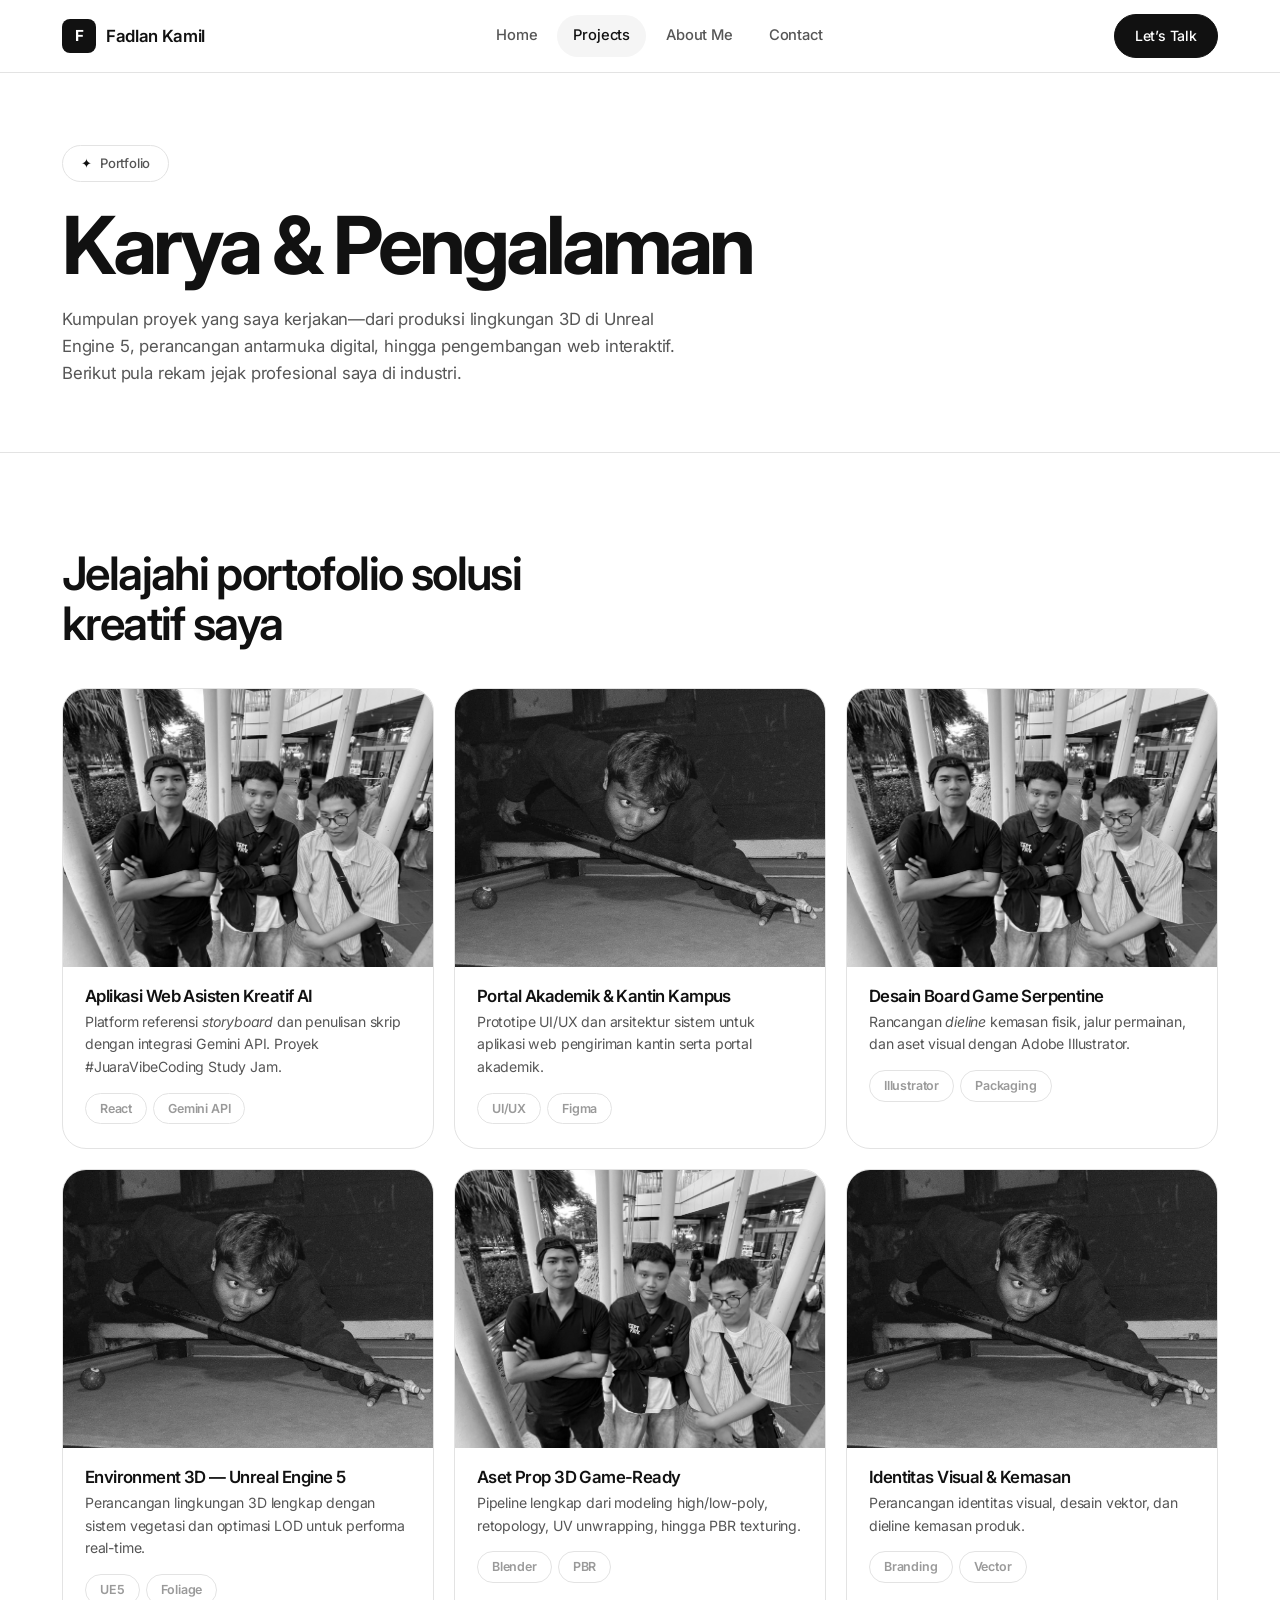
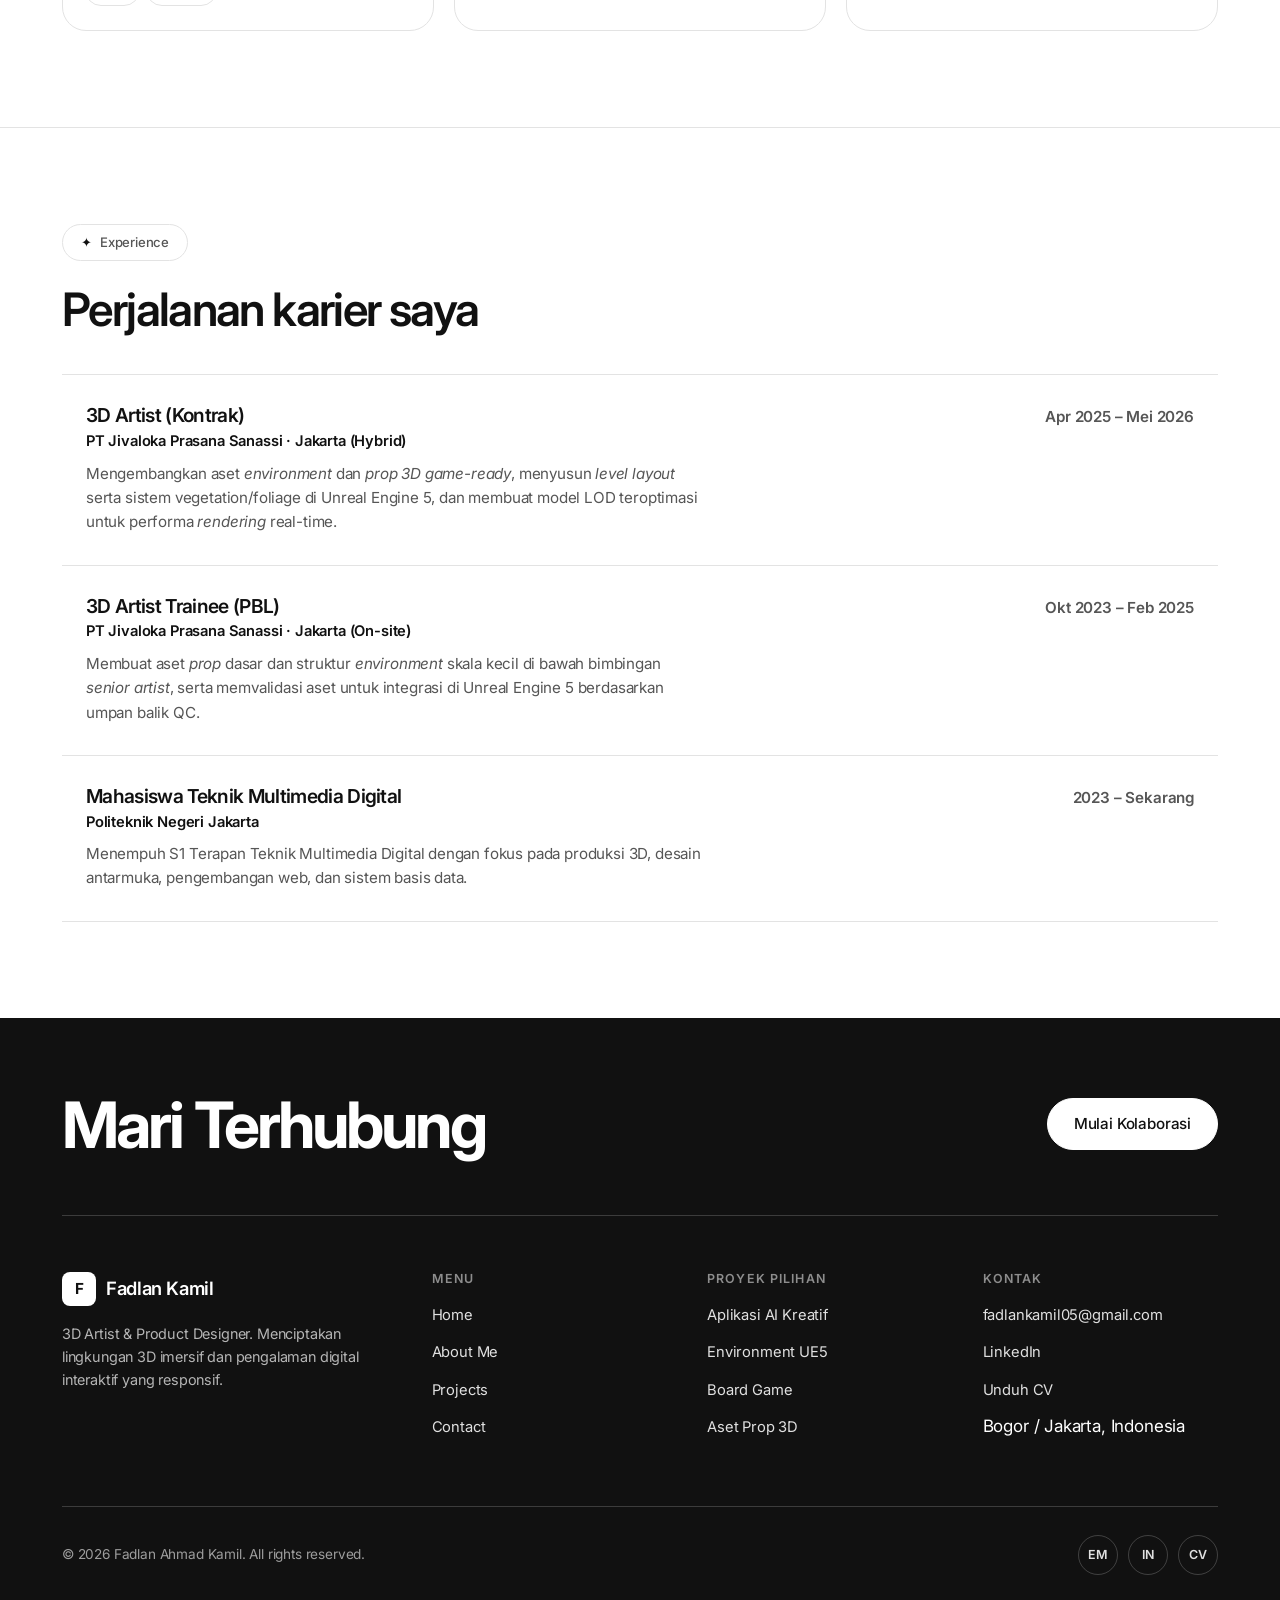
<file: projects.html>
<!DOCTYPE html>
<html lang="id">

<head>
    <meta charset="UTF-8">
    <meta name="viewport" content="width=device-width, initial-scale=1.0">
    <meta name="description"
        content="Portofolio dan pengalaman kerja Fadlan Ahmad Kamil - 3D Artist, UI/UX Designer, dan pengembang web.">
    <title>Projects &mdash; Fadlan Ahmad Kamil</title>
    <link rel="preconnect" href="https://fonts.googleapis.com">
    <link rel="preconnect" href="https://fonts.gstatic.com" crossorigin>
    <link href="https://fonts.googleapis.com/css2?family=Inter:wght@400;500;600;700&display=swap" rel="stylesheet">
    <link rel="stylesheet" href="CSS/style.css">
</head>

<body>

    <!-- ==================== Header / Navigasi ==================== -->
    <header class="site-header">
        <div class="container">
            <a class="brand" href="index.html">
                <span class="brand-mark">F</span>
                <span>Fadlan Kamil</span>
            </a>

            <nav class="main-nav" aria-label="Navigasi utama">
                <ul>
                    <li><a href="index.html">Home</a></li>
                    <li><a href="projects.html" class="active" aria-current="page">Projects</a></li>
                    <li><a href="about.html">About Me</a></li>
                    <li><a href="contact.html">Contact</a></li>
                </ul>
            </nav>

            <a class="btn btn--sm" href="contact.html">Let&rsquo;s Talk</a>
        </div>
    </header>

    <main>

        <!-- ==================== Page Hero ==================== -->
        <section class="page-hero">
            <div class="container">
                <span class="label-pill"><span class="spark">&#10022;</span> Portfolio</span>
                <h1 class="display">Karya &amp; Pengalaman</h1>
                <p class="page-intro">
                    Kumpulan proyek yang saya kerjakan&mdash;dari produksi lingkungan 3D di Unreal Engine 5,
                    perancangan antarmuka digital, hingga pengembangan web interaktif. Berikut pula rekam jejak
                    profesional saya di industri.
                </p>
            </div>
        </section>

        <!-- ==================== Portfolio Grid ==================== -->
        <section class="section">
            <div class="container">
                <h2 class="heading-section">Jelajahi portofolio solusi kreatif saya</h2>

                <div class="portfolio-grid">

                    <article class="work-card">
                        <div class="work-thumb">
                            <img src="image/Foto.jpeg" alt="Pratinjau Aplikasi Web Asisten Kreatif AI">
                        </div>
                        <div class="work-body">
                            <h3>Aplikasi Web Asisten Kreatif AI</h3>
                            <p>Platform referensi <em>storyboard</em> dan penulisan skrip dengan integrasi Gemini API.
                                Proyek #JuaraVibeCoding Study Jam.</p>
                            <div class="tag-row">
                                <span class="client-pill">React</span>
                                <span class="client-pill">Gemini API</span>
                            </div>
                        </div>
                    </article>

                    <article class="work-card">
                        <div class="work-thumb">
                            <img src="image/fadlan.jpeg" alt="Pratinjau Portal Akademik &amp; Kantin Kampus">
                        </div>
                        <div class="work-body">
                            <h3>Portal Akademik &amp; Kantin Kampus</h3>
                            <p>Prototipe UI/UX dan arsitektur sistem untuk aplikasi web pengiriman kantin serta
                                portal akademik.</p>
                            <div class="tag-row">
                                <span class="client-pill">UI/UX</span>
                                <span class="client-pill">Figma</span>
                            </div>
                        </div>
                    </article>

                    <article class="work-card">
                        <div class="work-thumb">
                            <img src="image/Foto.jpeg" alt="Pratinjau Desain Board Game Serpentine">
                        </div>
                        <div class="work-body">
                            <h3>Desain Board Game Serpentine</h3>
                            <p>Rancangan <em>dieline</em> kemasan fisik, jalur permainan, dan aset visual dengan
                                Adobe Illustrator.</p>
                            <div class="tag-row">
                                <span class="client-pill">Illustrator</span>
                                <span class="client-pill">Packaging</span>
                            </div>
                        </div>
                    </article>

                    <article class="work-card">
                        <div class="work-thumb">
                            <img src="image/fadlan.jpeg" alt="Pratinjau Environment 3D Unreal Engine 5">
                        </div>
                        <div class="work-body">
                            <h3>Environment 3D &mdash; Unreal Engine 5</h3>
                            <p>Perancangan lingkungan 3D lengkap dengan sistem vegetasi dan optimasi LOD untuk
                                performa real-time.</p>
                            <div class="tag-row">
                                <span class="client-pill">UE5</span>
                                <span class="client-pill">Foliage</span>
                            </div>
                        </div>
                    </article>

                    <article class="work-card">
                        <div class="work-thumb">
                            <img src="image/Foto.jpeg" alt="Pratinjau Aset Prop 3D Game-Ready">
                        </div>
                        <div class="work-body">
                            <h3>Aset Prop 3D Game-Ready</h3>
                            <p>Pipeline lengkap dari modeling high/low-poly, retopology, UV unwrapping, hingga PBR
                                texturing.</p>
                            <div class="tag-row">
                                <span class="client-pill">Blender</span>
                                <span class="client-pill">PBR</span>
                            </div>
                        </div>
                    </article>

                    <article class="work-card">
                        <div class="work-thumb">
                            <img src="image/fadlan.jpeg" alt="Pratinjau Identitas Visual &amp; Kemasan">
                        </div>
                        <div class="work-body">
                            <h3>Identitas Visual &amp; Kemasan</h3>
                            <p>Perancangan identitas visual, desain vektor, dan dieline kemasan produk.</p>
                            <div class="tag-row">
                                <span class="client-pill">Branding</span>
                                <span class="client-pill">Vector</span>
                            </div>
                        </div>
                    </article>

                </div>
            </div>
        </section>

        <hr class="divider">

        <!-- ==================== Experience ==================== -->
        <section class="section">
            <div class="container">
                <span class="label-pill"><span class="spark">&#10022;</span> Experience</span>
                <h2 class="heading-section">Perjalanan karier saya</h2>

                <div class="exp-list">

                    <div class="exp-row">
                        <div>
                            <h3>3D Artist (Kontrak)</h3>
                            <p class="exp-company">PT Jivaloka Prasana Sanassi &middot; Jakarta (Hybrid)</p>
                            <p class="exp-desc">Mengembangkan aset <em>environment</em> dan <em>prop 3D game-ready</em>,
                                menyusun <em>level layout</em> serta sistem vegetation/foliage di Unreal Engine 5, dan
                                membuat model LOD teroptimasi untuk performa <em>rendering</em> real-time.</p>
                        </div>
                        <span class="exp-year">Apr 2025 &ndash; Mei 2026</span>
                    </div>

                    <div class="exp-row">
                        <div>
                            <h3>3D Artist Trainee (PBL)</h3>
                            <p class="exp-company">PT Jivaloka Prasana Sanassi &middot; Jakarta (On-site)</p>
                            <p class="exp-desc">Membuat aset <em>prop</em> dasar dan struktur <em>environment</em>
                                skala kecil di bawah bimbingan <em>senior artist</em>, serta memvalidasi aset untuk
                                integrasi di Unreal Engine 5 berdasarkan umpan balik QC.</p>
                        </div>
                        <span class="exp-year">Okt 2023 &ndash; Feb 2025</span>
                    </div>

                    <div class="exp-row">
                        <div>
                            <h3>Mahasiswa Teknik Multimedia Digital</h3>
                            <p class="exp-company">Politeknik Negeri Jakarta</p>
                            <p class="exp-desc">Menempuh S1 Terapan Teknik Multimedia Digital dengan fokus pada
                                produksi 3D, desain antarmuka, pengembangan web, dan sistem basis data.</p>
                        </div>
                        <span class="exp-year">2023 &ndash; Sekarang</span>
                    </div>

                </div>
            </div>
        </section>

    </main>

    <!-- ==================== Footer / CTA ==================== -->
    <footer class="site-footer">
        <div class="container">

            <div class="cta-row">
                <h2 class="cta-title">Mari Terhubung</h2>
                <a class="btn" href="contact.html">Mulai Kolaborasi</a>
            </div>

            <div class="footer-columns">
                <div class="footer-brand">
                    <a class="brand" href="index.html">
                        <span class="brand-mark">F</span>
                        <span>Fadlan Kamil</span>
                    </a>
                    <p>3D Artist &amp; Product Designer. Menciptakan lingkungan 3D imersif dan pengalaman digital
                        interaktif yang responsif.</p>
                </div>

                <div class="footer-col">
                    <h4>Menu</h4>
                    <ul>
                        <li><a href="index.html">Home</a></li>
                        <li><a href="about.html">About Me</a></li>
                        <li><a href="projects.html">Projects</a></li>
                        <li><a href="contact.html">Contact</a></li>
                    </ul>
                </div>

                <div class="footer-col">
                    <h4>Proyek Pilihan</h4>
                    <ul>
                        <li><a href="projects.html">Aplikasi AI Kreatif</a></li>
                        <li><a href="projects.html">Environment UE5</a></li>
                        <li><a href="projects.html">Board Game</a></li>
                        <li><a href="projects.html">Aset Prop 3D</a></li>
                    </ul>
                </div>

                <div class="footer-col">
                    <h4>Kontak</h4>
                    <ul>
                        <li><a href="mailto:fadlankamil05@gmail.com">fadlankamil05@gmail.com</a></li>
                        <li><a href="https://linkedin.com/in/fadlan-ahmad-b59232240" target="_blank"
                                rel="noopener">LinkedIn</a></li>
                        <li><a href="CV/CV_Fadlan.pdf" download>Unduh CV</a></li>
                        <li>Bogor / Jakarta, Indonesia</li>
                    </ul>
                </div>
            </div>

            <div class="footer-bottom">
                <span>&copy; 2026 Fadlan Ahmad Kamil. All rights reserved.</span>

                <div class="socials">
                    <a href="mailto:fadlankamil05@gmail.com" aria-label="Email">EM</a>
                    <a href="https://linkedin.com/in/fadlan-ahmad-b59232240" target="_blank" rel="noopener"
                        aria-label="LinkedIn">IN</a>
                    <a href="CV/CV_Fadlan.pdf" target="_blank" rel="noopener" aria-label="Curriculum Vitae">CV</a>
                </div>
            </div>

        </div>
    </footer>

</body>

</html>
</file>
<file: CSS/style.css>
/* ==========================================================================
   Fadlan Ahmad Kamil — Portfolio Stylesheet
   Gaya: Minimalist, Modern, Brutalist-lite (mengacu DESIGN.md)
   ========================================================================== */

/* ==========================================================================
   1. Variabel
   ========================================================================== */
:root {
    /* Warna */
    --bg: #ffffff;
    --bg-alt: #f5f5f5;
    --ink: #111111;
    --ink-soft: #565656;
    --line: #e3e3e3;
    --invert-bg: #111111;
    --invert-ink: #ffffff;

    /* Radius */
    --radius-sm: 8px;
    --radius-pill: 999px;
    --radius-lg: 24px;

    /* Layout */
    --max-width: 1220px;
    --font-sans: "Inter", "Helvetica Neue", Helvetica, Arial, "Segoe UI", sans-serif;

    /* Animasi */
    --ease: cubic-bezier(0.22, 1, 0.36, 1);
    --t-fast: 0.2s var(--ease);
    --t-base: 0.3s var(--ease);
    --t-slow: 0.6s var(--ease);
}

/* ==========================================================================
   2. Reset & Dasar
   ========================================================================== */
*,
*::before,
*::after {
    box-sizing: border-box;
}

html {
    scroll-behavior: smooth;
    -webkit-text-size-adjust: 100%;
}

body {
    margin: 0;
    font-family: var(--font-sans);
    font-size: 17px;
    line-height: 1.6;
    letter-spacing: -0.01em;
    color: var(--ink);
    background-color: var(--bg);
    -webkit-font-smoothing: antialiased;
}

h1,
h2,
h3,
h4 {
    margin: 0;
    line-height: 1.08;
    letter-spacing: -0.035em;
}

p {
    margin: 0 0 1em;
}

ul {
    margin: 0;
    padding: 0;
    list-style: none;
}

img {
    display: block;
    max-width: 100%;
}

a {
    color: inherit;
    text-decoration: none;
}

/* ==========================================================================
   3. Layout Dasar
   ========================================================================== */
.container {
    width: 100%;
    max-width: var(--max-width);
    margin: 0 auto;
    padding: 0 32px;
}

.section {
    padding: 96px 0;
}

.section--tight {
    padding: 64px 0;
}

.divider {
    margin: 0;
    border: 0;
    border-top: 1px solid var(--line);
}

/* ==========================================================================
   4. Tipografi
   ========================================================================== */
.display {
    font-size: clamp(2.6rem, 8vw, 6.4rem);
    font-weight: 700;
    line-height: 0.98;
    letter-spacing: -0.05em;
}

.heading-section {
    max-width: 20ch;
    font-size: clamp(1.8rem, 3.6vw, 3rem);
    font-weight: 600;
}

/* Label berbentuk kapsul */
.label-pill {
    display: inline-flex;
    align-items: center;
    gap: 8px;
    margin-bottom: 24px;
    padding: 7px 18px;
    border: 1px solid var(--line);
    border-radius: var(--radius-pill);
    font-size: 0.82rem;
    font-weight: 500;
    color: var(--ink-soft);
    background-color: var(--bg);
}

.label-pill .spark {
    color: var(--ink);
}

/* ==========================================================================
   5. Tombol
   ========================================================================== */
.btn {
    display: inline-flex;
    align-items: center;
    justify-content: center;
    gap: 8px;
    padding: 13px 26px;
    border: 1px solid var(--ink);
    border-radius: var(--radius-pill);
    font-family: inherit;
    font-size: 0.95rem;
    font-weight: 500;
    color: var(--invert-ink);
    background-color: var(--ink);
    cursor: pointer;
    transition: background-color 0.25s var(--ease), color 0.25s var(--ease),
        transform 0.15s var(--ease);
}

.btn:hover {
    color: var(--ink);
    background-color: transparent;
}

.btn:active {
    transform: translateY(1px);
}

.btn--ghost {
    color: var(--ink);
    background-color: transparent;
}

.btn--ghost:hover {
    color: var(--invert-ink);
    background-color: var(--ink);
}

.btn--sm {
    padding: 10px 20px;
    font-size: 0.88rem;
}

/* ==========================================================================
   6. Header & Navigasi
   ========================================================================== */
.site-header {
    position: sticky;
    top: 0;
    z-index: 200;
    border-bottom: 1px solid var(--line);
    background-color: rgba(255, 255, 255, 0.88);
    backdrop-filter: blur(10px);
}

.site-header .container {
    display: flex;
    align-items: center;
    justify-content: space-between;
    gap: 24px;
    min-height: 72px;
}

.brand {
    display: inline-flex;
    align-items: center;
    gap: 10px;
    font-size: 1.05rem;
    font-weight: 600;
    letter-spacing: -0.02em;
}

.brand-mark {
    display: grid;
    place-items: center;
    flex: 0 0 34px;
    width: 34px;
    height: 34px;
    border-radius: var(--radius-sm);
    font-size: 0.95rem;
    font-weight: 700;
    color: var(--invert-ink);
    background-color: var(--ink);
}

.main-nav ul {
    display: flex;
    flex-wrap: wrap;
    gap: 4px;
}

.main-nav a {
    display: block;
    padding: 9px 16px;
    border-radius: var(--radius-pill);
    font-size: 0.92rem;
    font-weight: 500;
    color: var(--ink-soft);
    transition: background-color 0.25s var(--ease), color 0.25s var(--ease);
}

.main-nav a:hover,
.main-nav a.active {
    color: var(--ink);
    background-color: var(--bg-alt);
}

/* ==========================================================================
   7. Hero
   ========================================================================== */
.hero {
    padding: 72px 0 56px;
}

.hero-top {
    display: grid;
    grid-template-columns: 1fr 240px;
    gap: 40px;
    align-items: start;
}

.hero-photo {
    width: 100%;
    aspect-ratio: 3 / 4;
    border-radius: var(--radius-lg);
    object-fit: cover;
    filter: grayscale(100%);
    background-color: var(--bg-alt);
}

.hero-desc {
    max-width: 42ch;
    margin-top: 32px;
    font-size: 1.05rem;
    color: var(--ink-soft);
}

.hero-desc strong {
    font-weight: 600;
    color: var(--ink);
}

/* Marquee klien / kolaborator */
.marquee {
    position: relative;
    overflow: hidden;
    margin-top: 56px;
    -webkit-mask-image: linear-gradient(90deg, transparent, #000 8%, #000 92%, transparent);
    mask-image: linear-gradient(90deg, transparent, #000 8%, #000 92%, transparent);
}

.marquee-track {
    display: flex;
    gap: 12px;
    width: max-content;
    animation: marquee-scroll 28s linear infinite;
}

.marquee:hover .marquee-track {
    animation-play-state: paused;
}

@keyframes marquee-scroll {
    from {
        transform: translateX(0);
    }

    to {
        transform: translateX(-50%);
    }
}

.client-pill {
    flex: 0 0 auto;
    padding: 11px 26px;
    border: 1px solid var(--line);
    border-radius: var(--radius-pill);
    font-size: 0.9rem;
    font-weight: 600;
    color: #9a9a9a;
    white-space: nowrap;
}

/* ==========================================================================
   8. About
   ========================================================================== */
.about-grid {
    display: grid;
    grid-template-columns: 1.15fr 0.85fr;
    gap: 56px;
    align-items: center;
    margin-top: 40px;
}

.media-frame {
    position: relative;
    overflow: hidden;
    aspect-ratio: 16 / 10;
    border-radius: var(--radius-lg);
    background-color: var(--bg-alt);
}

.media-frame img {
    width: 100%;
    height: 100%;
    object-fit: cover;
    filter: grayscale(100%);
    transition: transform 0.6s var(--ease);
}

.media-frame:hover img {
    transform: scale(1.03);
}

.play-btn {
    position: absolute;
    inset: 0;
    display: grid;
    place-items: center;
    width: 76px;
    height: 76px;
    margin: auto;
    border: none;
    border-radius: 50%;
    font-size: 1.4rem;
    color: var(--ink);
    background-color: rgba(255, 255, 255, 0.92);
    cursor: pointer;
    transition: transform 0.25s var(--ease), background-color 0.25s var(--ease);
}

.play-btn:hover {
    background-color: #ffffff;
    transform: scale(1.08);
}

.stats {
    display: grid;
    gap: 40px;
}

.stat-value {
    font-size: clamp(2.6rem, 5vw, 4rem);
    font-weight: 700;
    line-height: 1;
    letter-spacing: -0.04em;
}

.stat-desc {
    max-width: 26ch;
    margin-top: 8px;
    font-size: 0.95rem;
    color: var(--ink-soft);
}

/* ==========================================================================
   9. Services
   ========================================================================== */
.services-grid {
    display: grid;
    grid-template-columns: 0.85fr 1.15fr;
    gap: 56px;
    align-items: start;
}

.services-intro p {
    max-width: 36ch;
    margin-top: 20px;
    color: var(--ink-soft);
}

.services-cards {
    display: grid;
    grid-template-columns: repeat(2, 1fr);
    gap: 16px;
}

.service-card {
    display: flex;
    flex-direction: column;
    justify-content: space-between;
    min-height: 190px;
    padding: 26px;
    border: 1px solid var(--line);
    border-radius: var(--radius-lg);
    background-color: var(--bg);
    transition: background-color var(--t-base), color var(--t-base),
        border-color var(--t-base), transform var(--t-base);
}

.service-card h3 {
    font-size: 1.15rem;
    font-weight: 600;
}

.service-card .arrow {
    align-self: flex-end;
    font-size: 1.3rem;
    line-height: 1;
}

.service-card:hover {
    background-color: var(--bg-alt);
    transform: translateY(-3px);
}

.service-card--dark {
    border-color: var(--invert-bg);
    color: var(--invert-ink);
    background-color: var(--invert-bg);
}

.service-card--dark:hover {
    color: var(--invert-ink);
    background-color: #000000;
}

/* ==========================================================================
   10. Experience
   ========================================================================== */
.exp-list {
    margin-top: 40px;
    border-top: 1px solid var(--line);
}

.exp-row {
    display: grid;
    grid-template-columns: 1fr auto;
    gap: 40px;
    align-items: start;
    padding: 30px 24px;
    border-bottom: 1px solid var(--line);
    transition: background-color 0.25s var(--ease);
}

.exp-row:hover {
    background-color: var(--bg-alt);
}

.exp-row h3 {
    margin-bottom: 4px;
    font-size: 1.2rem;
    font-weight: 600;
}

.exp-company {
    margin-bottom: 8px;
    font-size: 0.92rem;
    font-weight: 600;
    color: var(--ink);
}

.exp-desc {
    max-width: 62ch;
    margin: 0;
    font-size: 0.95rem;
    color: var(--ink-soft);
}

.exp-year {
    font-size: 0.95rem;
    font-weight: 600;
    color: var(--ink-soft);
    white-space: nowrap;
}

/* ==========================================================================
   11. Portfolio
   ========================================================================== */
.portfolio-grid {
    display: grid;
    grid-template-columns: repeat(3, 1fr);
    gap: 20px;
    margin-top: 40px;
}

.work-card {
    display: block;
    overflow: hidden;
    border: 1px solid var(--line);
    border-radius: var(--radius-lg);
    background-color: var(--bg);
    transition: transform var(--t-base), box-shadow var(--t-base);
}

.work-card:hover {
    transform: translateY(-4px);
    box-shadow: 0 18px 40px rgba(0, 0, 0, 0.10);
}

.work-thumb {
    overflow: hidden;
    aspect-ratio: 4 / 3;
    background-color: var(--bg-alt);
}

.work-thumb img {
    width: 100%;
    height: 100%;
    object-fit: cover;
    filter: grayscale(100%);
    transition: transform 0.5s var(--ease);
}

.work-card:hover .work-thumb img {
    transform: scale(1.05);
}

.work-body {
    padding: 20px 22px 24px;
}

.work-body h3 {
    margin-bottom: 6px;
    font-size: 1.05rem;
    font-weight: 600;
}

.work-body p {
    margin: 0;
    font-size: 0.88rem;
    color: var(--ink-soft);
}

/* Tag kecil di dalam kartu karya */
.tag-row {
    display: flex;
    flex-wrap: wrap;
    gap: 6px;
    margin-top: 14px;
}

.tag-row .client-pill {
    padding: 5px 14px;
    font-size: 0.78rem;
}

/* ==========================================================================
   12. Testimonial
   ========================================================================== */
.testimonial {
    position: relative;
    max-width: 760px;
    margin: 0 auto;
    padding: 40px 0;
    text-align: center;
}

.testimonial::before {
    content: "\201C";
    position: absolute;
    top: -60px;
    left: 50%;
    z-index: 0;
    transform: translateX(-50%);
    font-family: Georgia, serif;
    font-size: 14rem;
    font-weight: 700;
    line-height: 1;
    color: var(--bg-alt);
    pointer-events: none;
}

.testimonial blockquote {
    position: relative;
    z-index: 1;
    margin: 0 0 28px;
    font-size: clamp(1.2rem, 2.4vw, 1.75rem);
    font-weight: 500;
    line-height: 1.4;
    letter-spacing: -0.025em;
}

.testimonial-author {
    position: relative;
    z-index: 1;
    display: flex;
    flex-direction: column;
    align-items: center;
    gap: 10px;
}

.testimonial-author img {
    width: 56px;
    height: 56px;
    border-radius: 50%;
    object-fit: cover;
    filter: grayscale(100%);
}

.testimonial-author .name {
    font-size: 0.95rem;
    font-weight: 600;
}

.testimonial-author .role {
    font-size: 0.85rem;
    color: var(--ink-soft);
}

/* ==========================================================================
   13. Footer & CTA
   ========================================================================== */
.site-footer {
    padding: 72px 0 32px;
    color: var(--invert-ink);
    background-color: var(--invert-bg);
}

.cta-row {
    display: flex;
    flex-wrap: wrap;
    align-items: center;
    justify-content: space-between;
    gap: 32px;
    padding-bottom: 56px;
    border-bottom: 1px solid rgba(255, 255, 255, 0.18);
}

.cta-title {
    max-width: 14ch;
    font-size: clamp(2rem, 5vw, 4rem);
    font-weight: 700;
    letter-spacing: -0.045em;
}

.site-footer .btn {
    border-color: #ffffff;
    color: var(--invert-bg);
    background-color: #ffffff;
}

.site-footer .btn:hover {
    color: #ffffff;
    background-color: transparent;
}

.footer-columns {
    display: grid;
    grid-template-columns: 1.4fr repeat(3, 1fr);
    gap: 40px;
    padding: 56px 0;
}

.footer-brand .brand {
    font-size: 1.15rem;
    color: #ffffff;
}

.footer-brand .brand-mark {
    color: var(--invert-bg);
    background-color: #ffffff;
}

.footer-brand p {
    max-width: 34ch;
    margin-top: 16px;
    font-size: 0.9rem;
    color: #b5b5b5;
}

.footer-col h4 {
    margin-bottom: 16px;
    font-size: 0.78rem;
    font-weight: 600;
    text-transform: uppercase;
    letter-spacing: 0.09em;
    color: #8d8d8d;
}

.footer-col li {
    margin-bottom: 10px;
}

.footer-col a {
    font-size: 0.92rem;
    color: #e0e0e0;
    transition: color var(--t-fast);
}

.footer-col a:hover {
    color: #ffffff;
}

.footer-bottom {
    display: flex;
    flex-wrap: wrap;
    align-items: center;
    justify-content: space-between;
    gap: 16px;
    padding-top: 28px;
    border-top: 1px solid rgba(255, 255, 255, 0.18);
    font-size: 0.85rem;
    color: #9d9d9d;
}

.socials {
    display: flex;
    gap: 10px;
}

.socials a {
    display: grid;
    place-items: center;
    width: 40px;
    height: 40px;
    border: 1px solid rgba(255, 255, 255, 0.2);
    border-radius: 50%;
    font-size: 0.78rem;
    font-weight: 600;
    color: #e0e0e0;
    transition: background-color 0.25s var(--ease), color 0.25s var(--ease);
}

.socials a:hover {
    color: var(--invert-bg);
    background-color: #ffffff;
}

/* ==========================================================================
   14. Halaman CV
   ========================================================================== */
.cv-actions {
    display: flex;
    flex-wrap: wrap;
    gap: 12px;
    margin: 28px 0;
}

.cv-frame {
    width: 100%;
    height: 760px;
    border: 1px solid var(--line);
    border-radius: var(--radius-lg);
    background-color: var(--bg-alt);
}

/* ==========================================================================
   15. Halaman Kontak
   ========================================================================== */
.contact-layout {
    display: grid;
    grid-template-columns: 1.3fr 0.7fr;
    gap: 56px;
    align-items: start;
}

.contact-form {
    min-width: 0;
}

.field {
    margin-bottom: 20px;
}

.field label {
    display: block;
    margin-bottom: 8px;
    font-size: 0.85rem;
    font-weight: 600;
}

.field input,
.field textarea {
    width: 100%;
    padding: 14px 16px;
    border: 1px solid var(--line);
    border-radius: var(--radius-sm);
    font-family: inherit;
    font-size: 1rem;
    color: var(--ink);
    background-color: var(--bg);
    transition: border-color var(--t-fast), box-shadow var(--t-fast);
}

.field input:focus,
.field textarea:focus {
    outline: none;
    border-color: var(--ink);
    box-shadow: 0 0 0 3px rgba(17, 17, 17, 0.08);
}

.field textarea {
    min-height: 150px;
    resize: vertical;
}

.contact-note {
    margin-top: 14px;
    font-size: 0.84rem;
    color: var(--ink-soft);
}

.contact-info h3 {
    margin-bottom: 20px;
    font-size: 1.05rem;
    font-weight: 600;
}

.contact-info li {
    padding: 16px 0;
    border-top: 1px solid var(--line);
    font-size: 0.95rem;
}

.contact-info .label {
    display: block;
    margin-bottom: 5px;
    font-size: 0.72rem;
    font-weight: 700;
    text-transform: uppercase;
    letter-spacing: 0.09em;
    color: var(--ink-soft);
}

.contact-info a {
    border-bottom: 1px solid var(--line);
    word-break: break-word;
    transition: border-color var(--t-fast);
}

.contact-info a:hover {
    border-color: var(--ink);
}

/* ==========================================================================
   16. Page Hero (halaman dalam)
   ========================================================================== */
.page-hero {
    padding: 72px 0 48px;
    border-bottom: 1px solid var(--line);
}

.page-hero .display {
    max-width: 18ch;
    font-size: clamp(2.4rem, 6.5vw, 5rem);
}

.page-hero .page-intro {
    max-width: 56ch;
    margin-top: 22px;
    font-size: 1.05rem;
    color: var(--ink-soft);
}

/* ==========================================================================
   17. Utilitas Layout
   ========================================================================== */
.actions-row {
    margin-top: 28px;
}

.lead {
    margin-top: 20px;
}

.heading-sm {
    margin-bottom: 28px;
    font-size: 1.6rem;
}

.media-frame--portrait {
    aspect-ratio: 4 / 5;
}

/* Baris skill ditumpuk penuh (tanpa kolom tahun) */
.exp-list--stack .exp-row {
    grid-template-columns: 1fr;
}

.stats--auto {
    grid-template-columns: repeat(auto-fit, minmax(220px, 1fr));
}

/* ==========================================================================
   18. Responsif
   ========================================================================== */
@media (max-width: 980px) {
    .hero-top {
        grid-template-columns: 1fr;
    }

    .hero-photo {
        order: -1;
        max-width: 300px;
        aspect-ratio: 1 / 1;
    }

    .about-grid,
    .services-grid,
    .contact-layout {
        grid-template-columns: 1fr;
        gap: 40px;
    }

    .portfolio-grid,
    .footer-columns {
        grid-template-columns: repeat(2, 1fr);
    }
}

@media (max-width: 640px) {
    body {
        font-size: 16px;
    }

    .container {
        padding: 0 20px;
    }

    .section {
        padding: 64px 0;
    }

    .site-header .container {
        flex-direction: column;
        align-items: flex-start;
        gap: 12px;
        padding-top: 14px;
        padding-bottom: 14px;
    }

    .main-nav ul {
        gap: 2px;
    }

    .main-nav a {
        padding: 7px 12px;
        font-size: 0.86rem;
    }

    .services-cards,
    .portfolio-grid,
    .footer-columns {
        grid-template-columns: 1fr;
    }

    .footer-columns {
        gap: 32px;
    }

    .exp-row {
        grid-template-columns: 1fr;
        gap: 10px;
        padding: 24px 16px;
    }

    .cta-row {
        flex-direction: column;
        align-items: flex-start;
    }

    .cv-frame {
        height: 520px;
    }
}

/* Hormati preferensi pengguna untuk animasi minimal */
@media (prefers-reduced-motion: reduce) {
    .marquee-track {
        animation: none;
    }
}
</file>
